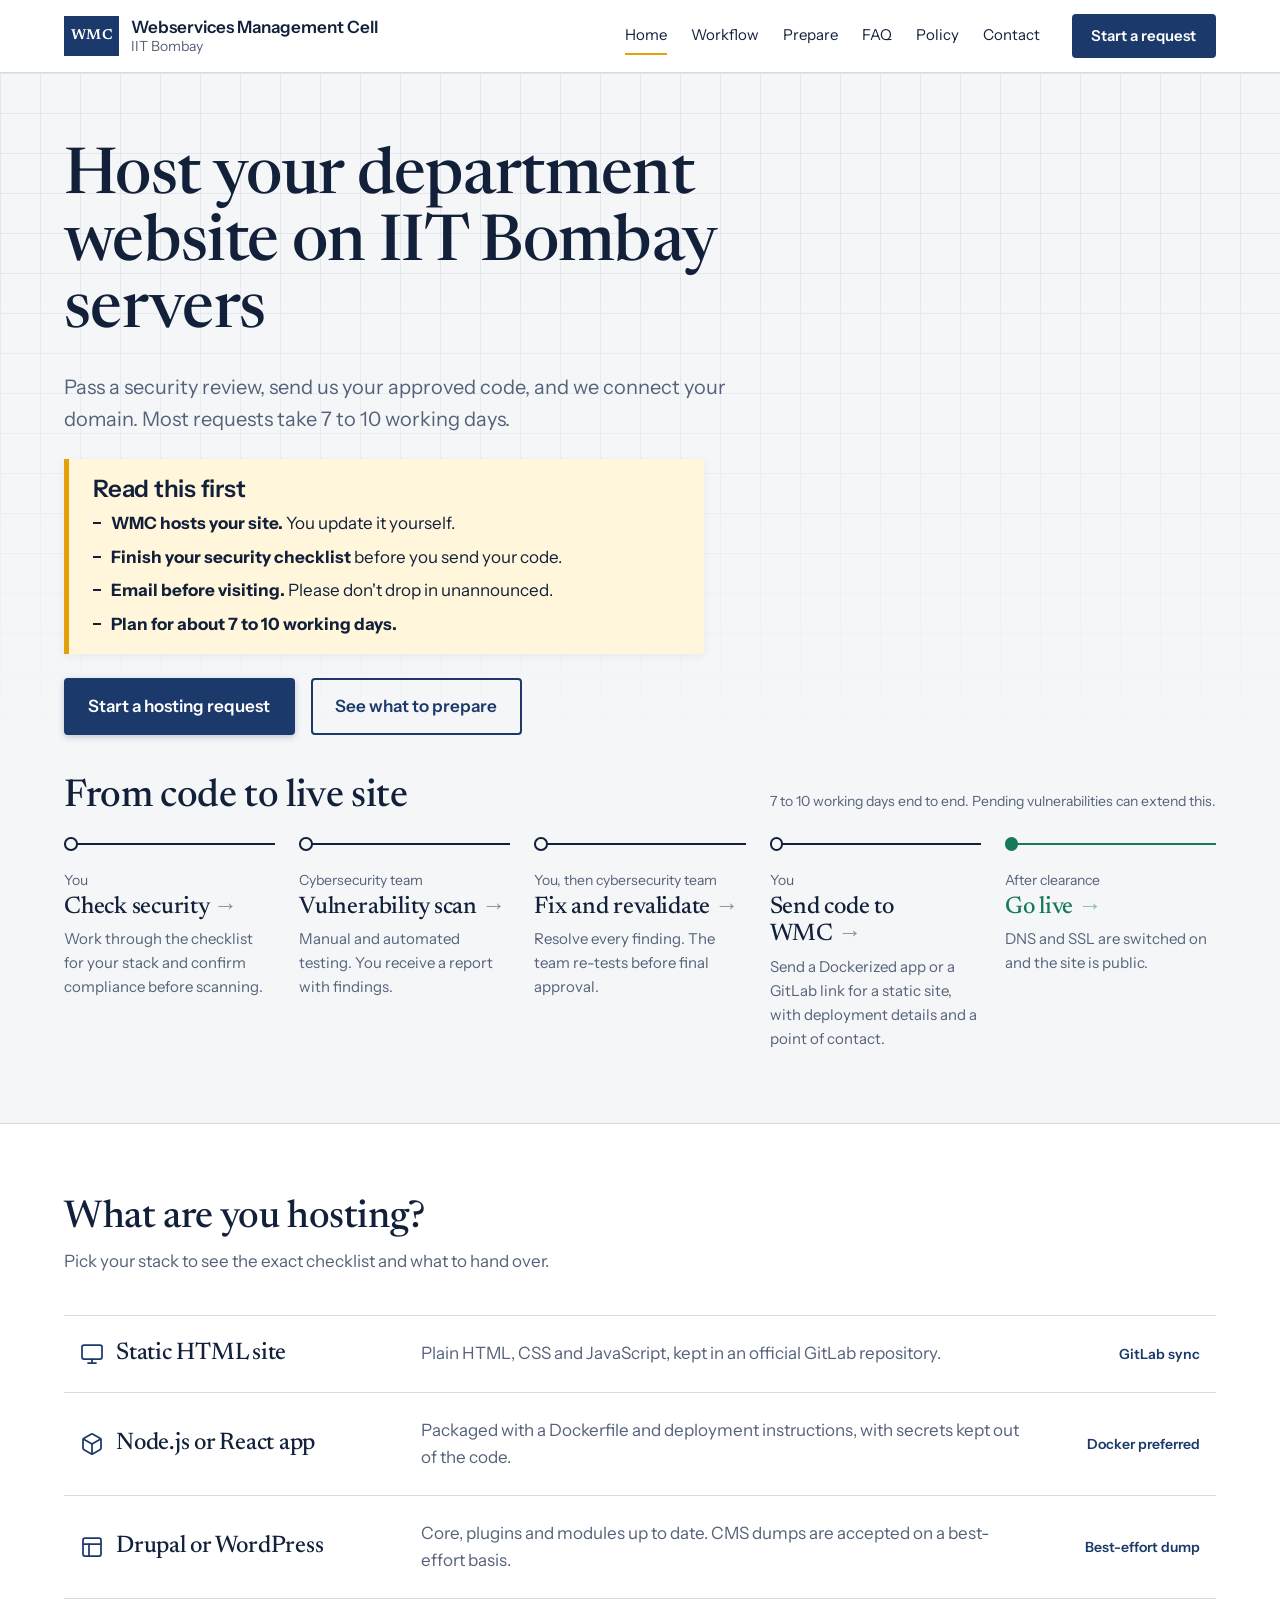
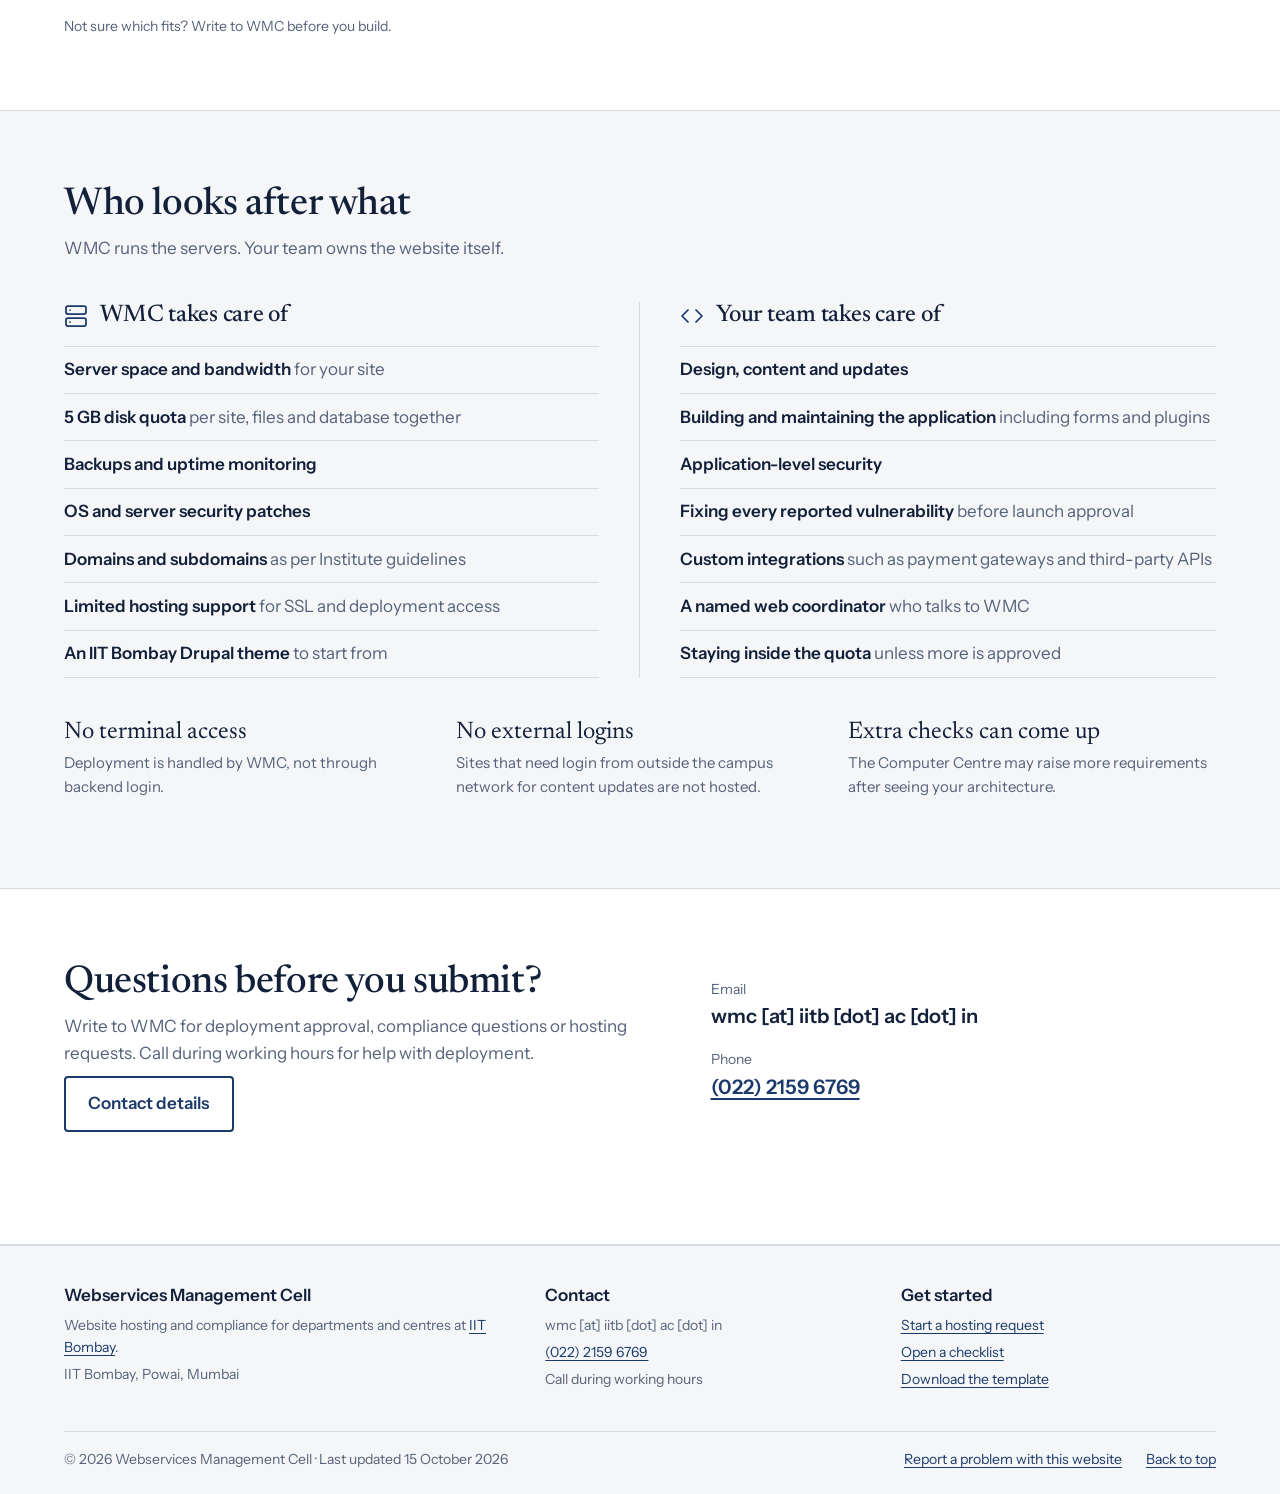
<file: index.html>
<!DOCTYPE html>
<html lang="en">
<head>
  <meta charset="UTF-8">
  <meta name="viewport" content="width=device-width, initial-scale=1">
  <title>WMC, IIT Bombay | Website hosting</title>
  <meta name="description" content="Webservices Management Cell (WMC), IIT Bombay: how departments and centres host a website, what to prepare, how the security review works and who to contact.">

  <link rel="icon" href="favicon.svg" type="image/svg+xml">
  <link rel="icon" href="favicon.ico" sizes="48x48">
  <link rel="apple-touch-icon" href="apple-touch-icon.png">
  <meta name="theme-color" content="#1b3a6b">
  <link rel="preconnect" href="https://fonts.googleapis.com">
  <link rel="preconnect" href="https://fonts.gstatic.com" crossorigin>
  <link href="https://fonts.googleapis.com/css2?family=Instrument+Sans:wght@400;600&family=Newsreader:opsz,wght@6..72,500;6..72,600&display=swap" rel="stylesheet">
  <link rel="stylesheet" href="css/style.css">
</head>
<body id="top">
  <a class="skip-link" href="#main">Skip to content</a>

  <header class="site-header">
    <div class="wrap">
      <a class="brand" href="index.html">
        <span class="brand__mark" aria-hidden="true">WMC</span>
        <span class="brand__text">
          <span class="brand__name">Webservices Management Cell</span>
          <span class="brand__sub">IIT Bombay</span>
        </span>
      </a>
      <nav class="site-nav" aria-label="Main">
        <ul>
          <li><a href="index.html" aria-current="page">Home</a></li>
          <li><a href="workflow.html">Workflow</a></li>
          <li><a href="prepare.html">Prepare</a></li>
          <li><a href="faq.html">FAQ</a></li>
          <li><a href="policy.html">Policy</a></li>
          <li><a href="contact.html">Contact</a></li>
          <li class="nav-cta"><a href="request.html">Start a request</a></li>
        </ul>
      </nav>
    </div>
  </header>

  <main id="main">

    <!-- Hero -->
    <section class="hero">
      <div class="wrap">
        <div class="hero__copy">
          <h1>Host your department website on IIT Bombay servers</h1>
          <p>Pass a security review, send us your approved code, and we connect your domain. Most requests take 7 to 10 working days.</p>
          <div class="notice" role="note">
            <h2 class="notice__title">Read this first</h2>
            <ul>
              <li><strong>WMC hosts your site.</strong> You update it yourself.</li>
              <li><strong>Finish your security checklist</strong> before you send your code.</li>
              <li><strong>Email before visiting.</strong> Please don't drop in unannounced.</li>
              <li><strong>Plan for about 7 to 10 working days.</strong></li>
            </ul>
          </div>
          <div class="actions">
            <a class="btn btn--primary" href="request.html">Start a hosting request</a>
            <a class="btn btn--ghost" href="prepare.html#checklists">See what to prepare</a>
          </div>
        </div>
      </div>
    </section>

    <!-- The five stages, as a route -->
    <section class="route-block" aria-labelledby="route-title">
      <div class="wrap">
        <div class="route-block__title">
          <h2 id="route-title">From code to live site</h2>
          <p>7 to 10 working days end to end. Pending vulnerabilities can extend this.</p>
        </div>
        <ol class="route">
          <li>
            <span class="route__step">You</span>
            <h3><a href="workflow.html#comply">Check security</a></h3>
            <p>Work through the checklist for your stack and confirm compliance before scanning.</p>
          </li>
          <li>
            <span class="route__step">Cybersecurity team</span>
            <h3><a href="workflow.html#scan">Vulnerability scan</a></h3>
            <p>Manual and automated testing. You receive a report with findings.</p>
          </li>
          <li>
            <span class="route__step">You, then cybersecurity team</span>
            <h3><a href="workflow.html#fix">Fix and revalidate</a></h3>
            <p>Resolve every finding. The team re-tests before final approval.</p>
          </li>
          <li>
            <span class="route__step">You</span>
            <h3><a href="workflow.html#submit">Send code to WMC</a></h3>
            <p>Send a Dockerized app or a GitLab link for a static site, with deployment details and a point of contact.</p>
          </li>
          <li>
            <span class="route__step">After clearance</span>
            <h3><a href="workflow.html#live">Go live</a></h3>
            <p>DNS and SSL are switched on and the site is public.</p>
          </li>
        </ol>
      </div>
    </section>

    <!-- Picker -->
    <section class="band band--surface" aria-labelledby="picker-title">
      <div class="wrap">
        <div class="band__head">
          <h2 id="picker-title">What are you hosting?</h2>
          <p>Pick your stack to see the exact checklist and what to hand over.</p>
        </div>
        <div class="picker">
          <a href="prepare.html#static">
            <h3><svg class="icon" viewBox="0 0 24 24" aria-hidden="true"><rect x="2" y="3" width="20" height="14" rx="2" ry="2"/><line x1="8" y1="21" x2="16" y2="21"/><line x1="12" y1="17" x2="12" y2="21"/></svg>Static HTML site</h3>
            <p>Plain HTML, CSS and JavaScript, kept in an official GitLab repository.</p>
            <span class="picker__route">GitLab sync</span>
          </a>
          <a href="prepare.html#node">
            <h3><svg class="icon" viewBox="0 0 24 24" aria-hidden="true"><path d="M21 16V8a2 2 0 0 0-1-1.73l-7-4a2 2 0 0 0-2 0l-7 4A2 2 0 0 0 3 8v8a2 2 0 0 0 1 1.73l7 4a2 2 0 0 0 2 0l7-4A2 2 0 0 0 21 16z"/><polyline points="3.27 6.96 12 12.01 20.73 6.96"/><line x1="12" y1="22.08" x2="12" y2="12"/></svg>Node.js or React app</h3>
            <p>Packaged with a Dockerfile and deployment instructions, with secrets kept out of the code.</p>
            <span class="picker__route">Docker preferred</span>
          </a>
          <a href="prepare.html#cms">
            <h3><svg class="icon" viewBox="0 0 24 24" aria-hidden="true"><rect x="3" y="3" width="18" height="18" rx="2" ry="2"/><line x1="3" y1="9" x2="21" y2="9"/><line x1="9" y1="21" x2="9" y2="9"/></svg>Drupal or WordPress</h3>
            <p>Core, plugins and modules up to date. CMS dumps are accepted on a best-effort basis.</p>
            <span class="picker__route">Best-effort dump</span>
          </a>
        </div>
        <p class="picker-note">Not sure which fits? Write to WMC before you build.</p>
      </div>
    </section>

    <!-- Who does what -->
    <section class="band" aria-labelledby="split-title">
      <div class="wrap">
        <div class="band__head">
          <h2 id="split-title">Who looks after what</h2>
          <p>WMC runs the servers. Your team owns the website itself.</p>
        </div>

        <div class="split">
          <section aria-labelledby="wmc-does">
            <h3 id="wmc-does"><svg class="icon" viewBox="0 0 24 24" aria-hidden="true"><rect x="2" y="2" width="20" height="8" rx="2" ry="2"/><rect x="2" y="14" width="20" height="8" rx="2" ry="2"/><line x1="6" y1="6" x2="6.01" y2="6"/><line x1="6" y1="18" x2="6.01" y2="18"/></svg>WMC takes care of</h3>
            <ul>
              <li><strong>Server space and bandwidth</strong> <span>for your site</span></li>
              <li><strong>5 GB disk quota</strong> <span>per site, files and database together</span></li>
              <li><strong>Backups and uptime monitoring</strong></li>
              <li><strong>OS and server security patches</strong></li>
              <li><strong>Domains and subdomains</strong> <span>as per Institute guidelines</span></li>
              <li><strong>Limited hosting support</strong> <span>for SSL and deployment access</span></li>
              <li><strong>An IIT Bombay Drupal theme</strong> <span>to start from</span></li>
            </ul>
          </section>

          <section aria-labelledby="you-do">
            <h3 id="you-do"><svg class="icon" viewBox="0 0 24 24" aria-hidden="true"><polyline points="16 18 22 12 16 6"/><polyline points="8 6 2 12 8 18"/></svg>Your team takes care of</h3>
            <ul>
              <li><strong>Design, content and updates</strong></li>
              <li><strong>Building and maintaining the application</strong> <span>including forms and plugins</span></li>
              <li><strong>Application-level security</strong></li>
              <li><strong>Fixing every reported vulnerability</strong> <span>before launch approval</span></li>
              <li><strong>Custom integrations</strong> <span>such as payment gateways and third-party APIs</span></li>
              <li><strong>A named web coordinator</strong> <span>who talks to WMC</span></li>
              <li><strong>Staying inside the quota</strong> <span>unless more is approved</span></li>
            </ul>
          </section>
        </div>

        <dl class="facts">
          <div>
            <dt>No terminal access</dt>
            <dd>Deployment is handled by WMC, not through backend login.</dd>
          </div>
          <div>
            <dt>No external logins</dt>
            <dd>Sites that need login from outside the campus network for content updates are not hosted.</dd>
          </div>
          <div>
            <dt>Extra checks can come up</dt>
            <dd>The Computer Centre may raise more requirements after seeing your architecture.</dd>
          </div>
        </dl>
      </div>
    </section>

    <!-- Contact -->
    <section class="band band--surface" aria-labelledby="contact-title">
      <div class="wrap contact">
        <div class="band__head">
          <h2 id="contact-title">Questions before you submit?</h2>
          <p>Write to WMC for deployment approval, compliance questions or hosting requests. Call during working hours for help with deployment.</p>
          <div class="actions">
            <a class="btn btn--ghost" href="contact.html">Contact details</a>
          </div>
        </div>
        <dl class="contact__list">
          <div>
            <dt>Email</dt>
            <dd>wmc [at] iitb [dot] ac [dot] in</dd>
          </div>
          <div>
            <dt>Phone</dt>
            <dd><a href="tel:+912221596769">(022) 2159 6769</a></dd>
          </div>
        </dl>
      </div>
    </section>

  </main>

  <footer class="site-footer">
    <div class="wrap">
      <div class="footer-grid">
        <section aria-labelledby="f-about">
          <h2 id="f-about">Webservices Management Cell</h2>
          <p>Website hosting and compliance for departments and centres at <a href="https://www.iitb.ac.in">IIT Bombay</a>.</p>
          <p>IIT Bombay, Powai, Mumbai</p>
        </section>
        <section aria-labelledby="f-contact">
          <h2 id="f-contact">Contact</h2>
          <p>wmc [at] iitb [dot] ac [dot] in</p>
          <p><a href="tel:+912221596769">(022) 2159 6769</a></p>
          <p>Call during working hours</p>
        </section>
        <section aria-labelledby="f-start">
          <h2 id="f-start">Get started</h2>
          <ul>
            <li><a href="request.html">Start a hosting request</a></li>
            <li><a href="prepare.html#checklists">Open a checklist</a></li>
            <li><a href="prepare.html#template">Download the template</a></li>
          </ul>
        </section>
      </div>
      <div class="footer-bar">
        <p>&copy; 2026 Webservices Management Cell &middot; Last updated 15 October 2026</p>
        <ul>
          <li><a href="contact.html">Report a problem with this website</a></li>
          <li><a href="#top">Back to top</a></li>
        </ul>
      </div>
    </div>
  </footer>
</body>
</html>
</file>
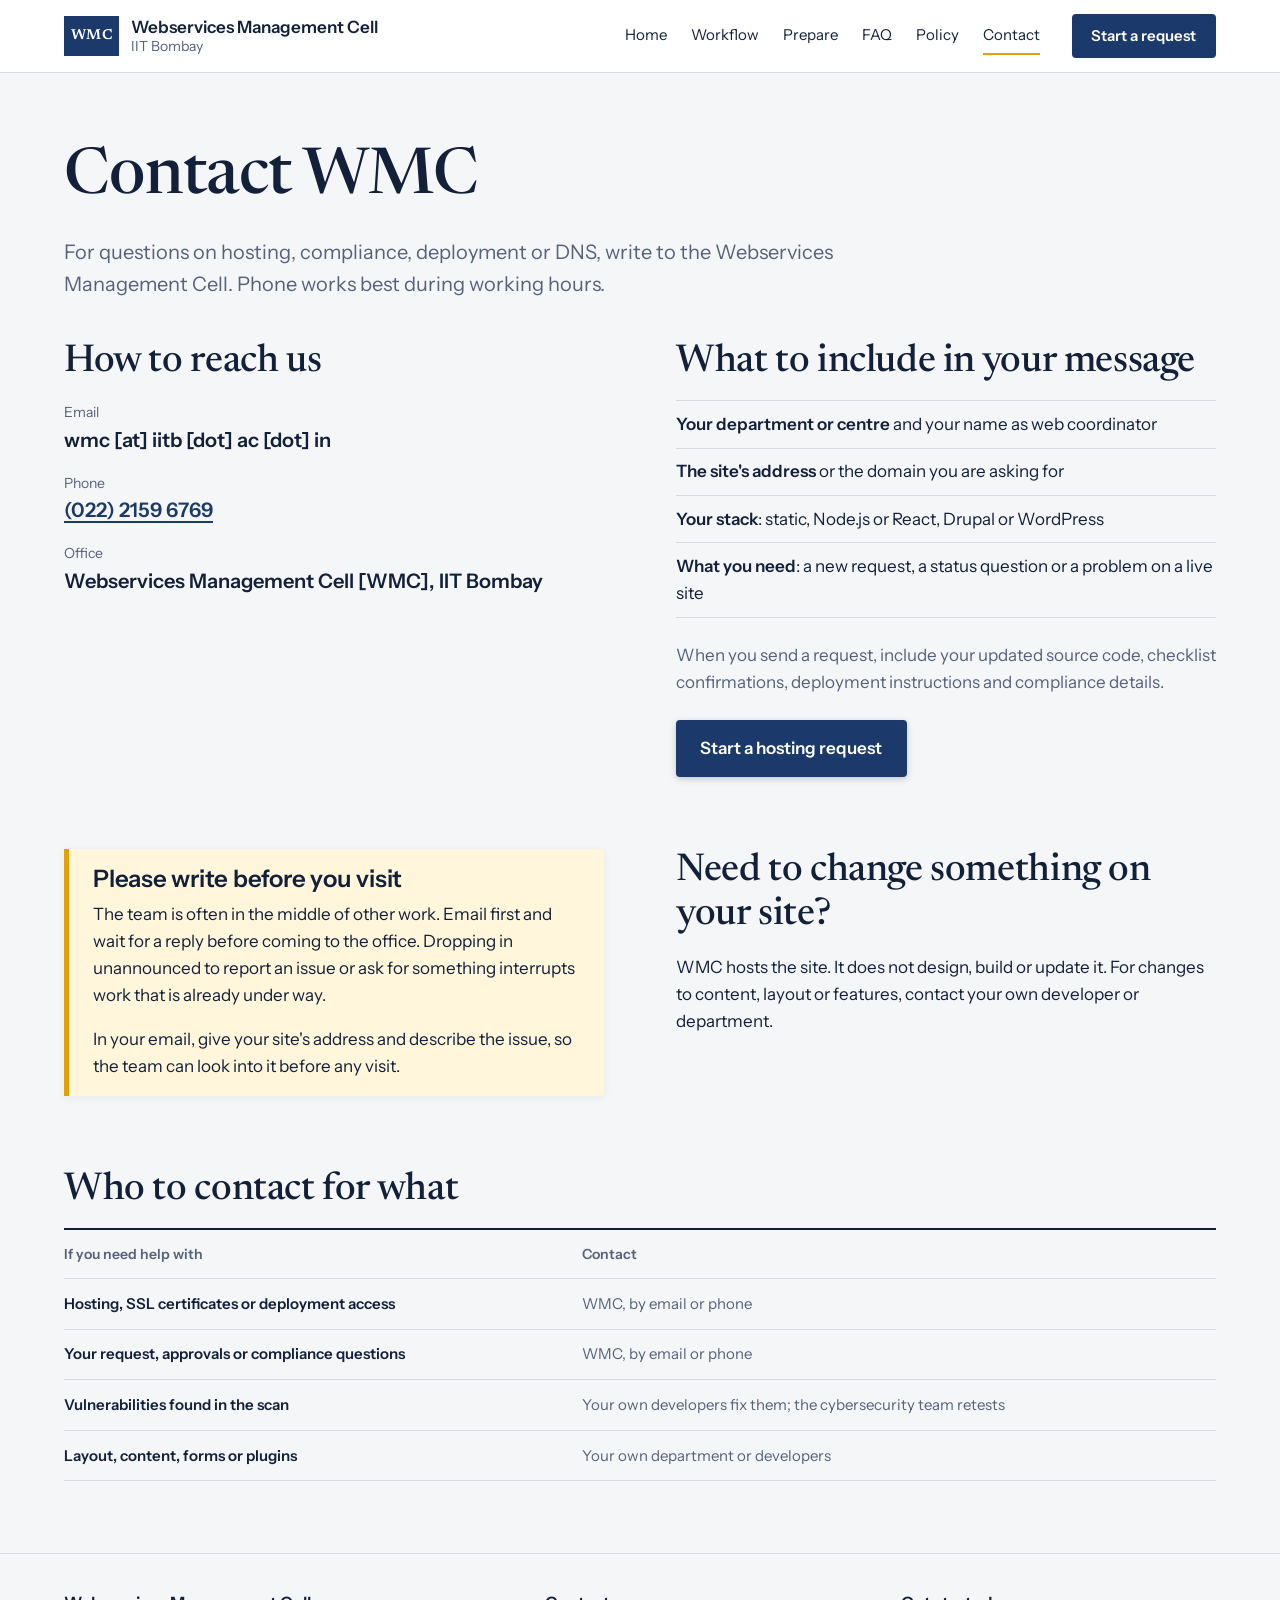
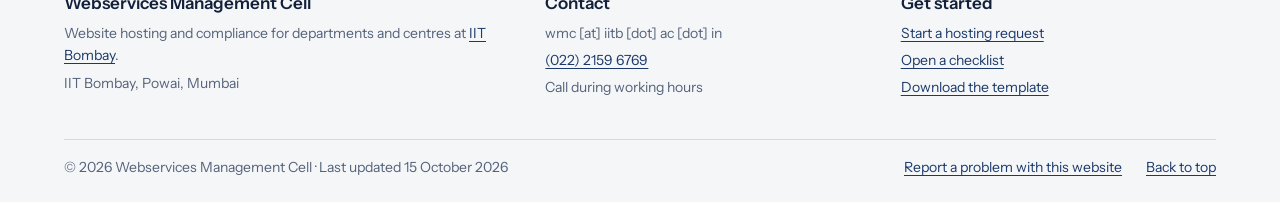
<file: contact.html>
<!DOCTYPE html>
<html lang="en">
<head>
  <meta charset="UTF-8">
  <meta name="viewport" content="width=device-width, initial-scale=1">
  <title>Contact | WMC, IIT Bombay</title>
  <meta name="description" content="Email and phone details for the IIT Bombay Webservices Management Cell, and what to include in your message.">

  <link rel="icon" href="favicon.svg" type="image/svg+xml">
  <link rel="icon" href="favicon.ico" sizes="48x48">
  <link rel="apple-touch-icon" href="apple-touch-icon.png">
  <meta name="theme-color" content="#1b3a6b">
  <link rel="preconnect" href="https://fonts.googleapis.com">
  <link rel="preconnect" href="https://fonts.gstatic.com" crossorigin>
  <link href="https://fonts.googleapis.com/css2?family=Instrument+Sans:wght@400;600&family=Newsreader:opsz,wght@6..72,500;6..72,600&display=swap" rel="stylesheet">
  <link rel="stylesheet" href="css/style.css">
</head>
<body id="top">
  <a class="skip-link" href="#main">Skip to content</a>

  <header class="site-header">
    <div class="wrap">
      <a class="brand" href="index.html">
        <span class="brand__mark" aria-hidden="true">WMC</span>
        <span class="brand__text">
          <span class="brand__name">Webservices Management Cell</span>
          <span class="brand__sub">IIT Bombay</span>
        </span>
      </a>
      <nav class="site-nav" aria-label="Main">
        <ul>
          <li><a href="index.html">Home</a></li>
          <li><a href="workflow.html">Workflow</a></li>
          <li><a href="prepare.html">Prepare</a></li>
          <li><a href="faq.html">FAQ</a></li>
          <li><a href="policy.html">Policy</a></li>
          <li><a href="contact.html" aria-current="page">Contact</a></li>
          <li class="nav-cta"><a href="request.html">Start a request</a></li>
        </ul>
      </nav>
    </div>
  </header>

  <main id="main">

    <section class="page-head">
      <div class="wrap">
        <h1>Contact WMC</h1>
        <p>For questions on hosting, compliance, deployment or DNS, write to the Webservices Management Cell. Phone works best during working hours.</p>
      </div>
    </section>

    <div class="wrap" style="padding-bottom: var(--space-5)">
      <div class="contact-grid">
        <section aria-labelledby="reach-title">
          <h2 id="reach-title">How to reach us</h2>
          <dl class="contact__list">
            <div>
              <dt>Email</dt>
              <dd>wmc [at] iitb [dot] ac [dot] in</dd>
            </div>
            <div>
              <dt>Phone</dt>
              <dd><a href="tel:+912221596769">(022) 2159 6769</a></dd>
            </div>
            <div>
              <dt>Office</dt>
              <dd>Webservices Management Cell [WMC], IIT Bombay</dd>
            </div>
          </dl>
        </section>

        <section aria-labelledby="include-title">
          <h2 id="include-title">What to include in your message</h2>
          <ul class="ruled">
            <li><strong>Your department or centre</strong> and your name as web coordinator</li>
            <li><strong>The site's address</strong> or the domain you are asking for</li>
            <li><strong>Your stack</strong>: static, Node.js or React, Drupal or WordPress</li>
            <li><strong>What you need</strong>: a new request, a status question or a problem on a live site</li>
          </ul>
          <p style="margin-top: var(--space-3); color: var(--muted)">When you send a request, include your updated source code, checklist confirmations, deployment instructions and compliance details.</p>
          <div class="actions" style="margin-top: var(--space-3)">
            <a class="btn btn--primary" href="request.html">Start a hosting request</a>
          </div>
        </section>
      </div>

      <div class="contact-grid" style="margin-top: var(--space-5)">
        <section class="notice" aria-labelledby="visit-title">
          <h2 id="visit-title">Please write before you visit</h2>
          <p>The team is often in the middle of other work. Email first and wait for a reply before coming to the office. Dropping in unannounced to report an issue or ask for something interrupts work that is already under way.</p>
          <p style="margin-top: var(--space-2)">In your email, give your site's address and describe the issue, so the team can look into it before any visit.</p>
        </section>
        <section aria-labelledby="change-title">
          <h2 id="change-title">Need to change something on your site?</h2>
          <p>WMC hosts the site. It does not design, build or update it. For changes to content, layout or features, contact your own developer or department.</p>
        </section>
      </div>

      <section class="support" aria-labelledby="support-title">
        <h2 id="support-title">Who to contact for what</h2>
        <div class="table-scroll">
          <table class="req-table">
            <thead><tr><th scope="col">If you need help with</th><th scope="col">Contact</th></tr></thead>
            <tbody>
              <tr><th scope="row">Hosting, SSL certificates or deployment access</th><td>WMC, by email or phone</td></tr>
              <tr><th scope="row">Your request, approvals or compliance questions</th><td>WMC, by email or phone</td></tr>
              <tr><th scope="row">Vulnerabilities found in the scan</th><td>Your own developers fix them; the cybersecurity team retests</td></tr>
              <tr><th scope="row">Layout, content, forms or plugins</th><td>Your own department or developers</td></tr>
            </tbody>
          </table>
        </div>
      </section>
    </div>

  </main>

  <footer class="site-footer">
    <div class="wrap">
      <div class="footer-grid">
        <section aria-labelledby="f-about">
          <h2 id="f-about">Webservices Management Cell</h2>
          <p>Website hosting and compliance for departments and centres at <a href="https://www.iitb.ac.in">IIT Bombay</a>.</p>
          <p>IIT Bombay, Powai, Mumbai</p>
        </section>
        <section aria-labelledby="f-contact">
          <h2 id="f-contact">Contact</h2>
          <p>wmc [at] iitb [dot] ac [dot] in</p>
          <p><a href="tel:+912221596769">(022) 2159 6769</a></p>
          <p>Call during working hours</p>
        </section>
        <section aria-labelledby="f-start">
          <h2 id="f-start">Get started</h2>
          <ul>
            <li><a href="request.html">Start a hosting request</a></li>
            <li><a href="prepare.html#checklists">Open a checklist</a></li>
            <li><a href="prepare.html#template">Download the template</a></li>
          </ul>
        </section>
      </div>
      <div class="footer-bar">
        <p>&copy; 2026 Webservices Management Cell &middot; Last updated 15 October 2026</p>
        <ul>
          <li><a href="contact.html">Report a problem with this website</a></li>
          <li><a href="#top">Back to top</a></li>
        </ul>
      </div>
    </div>
  </footer>
</body>
</html>
</file>
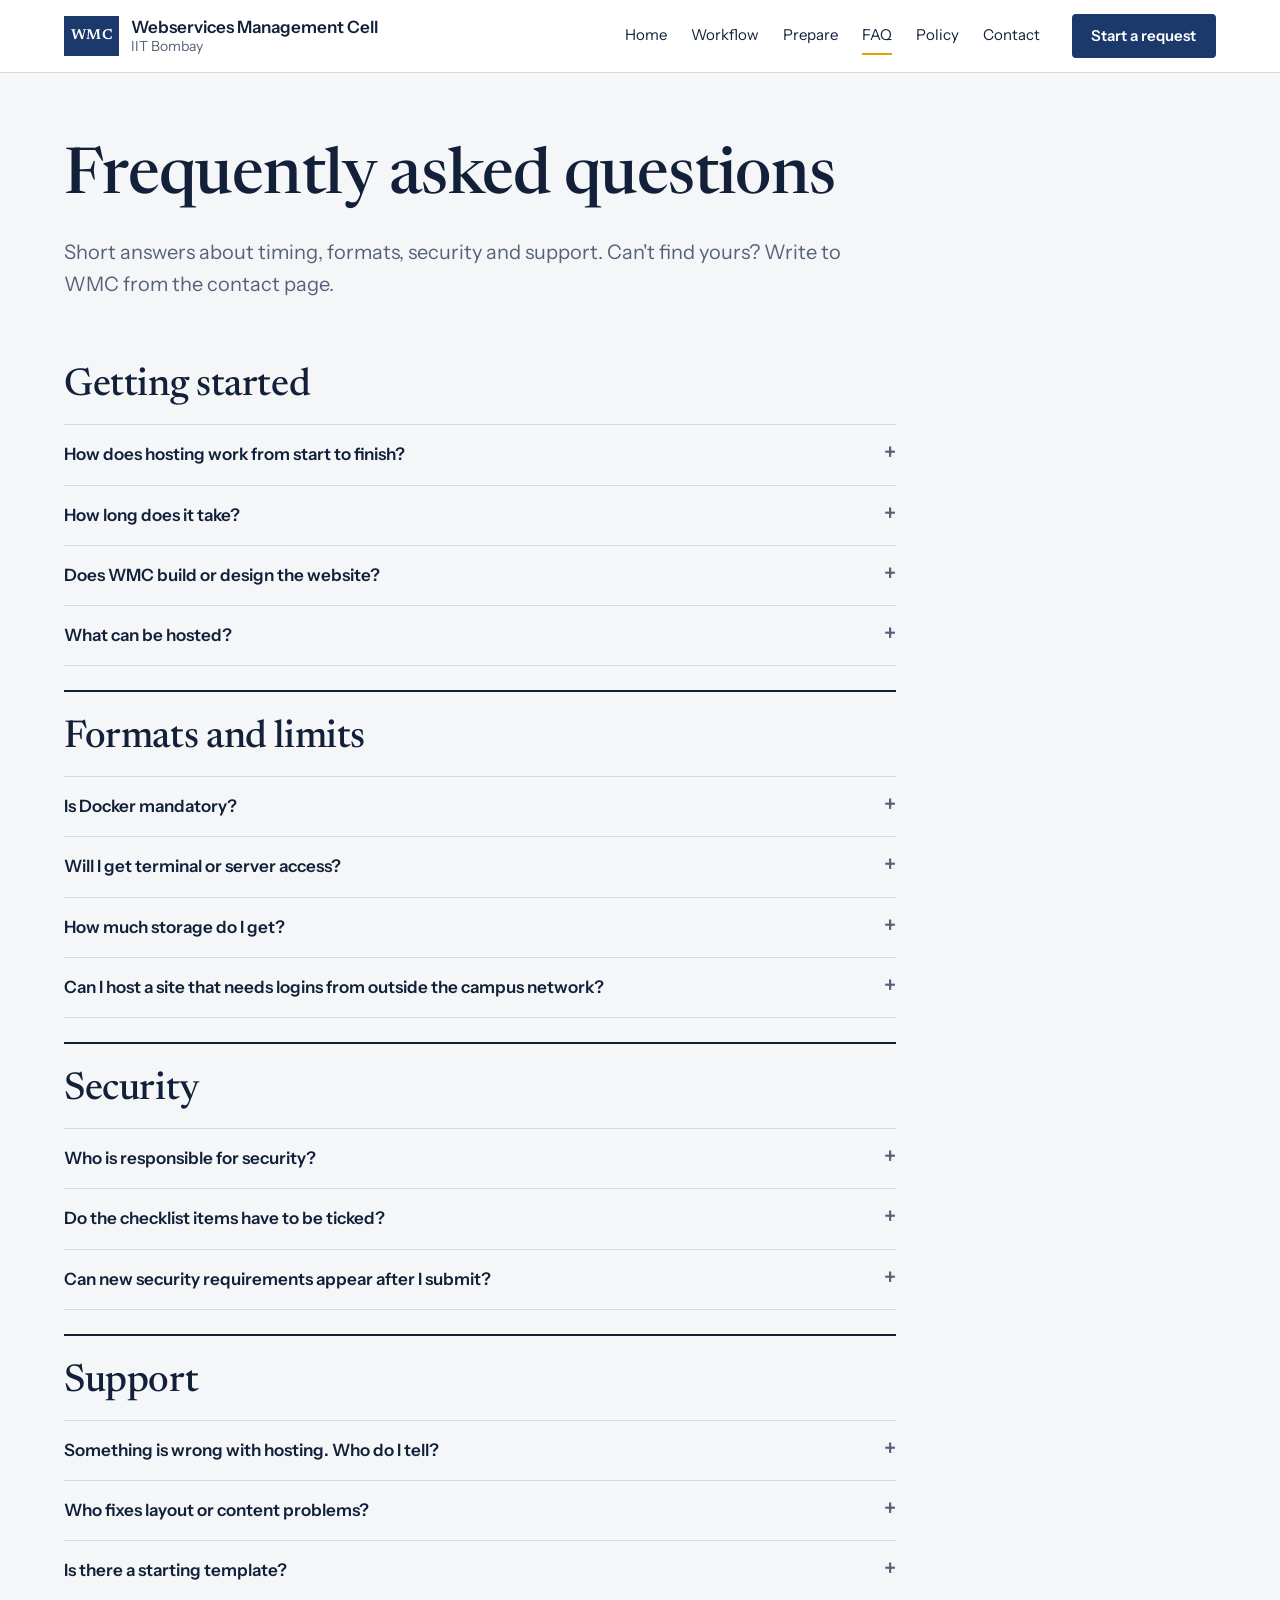
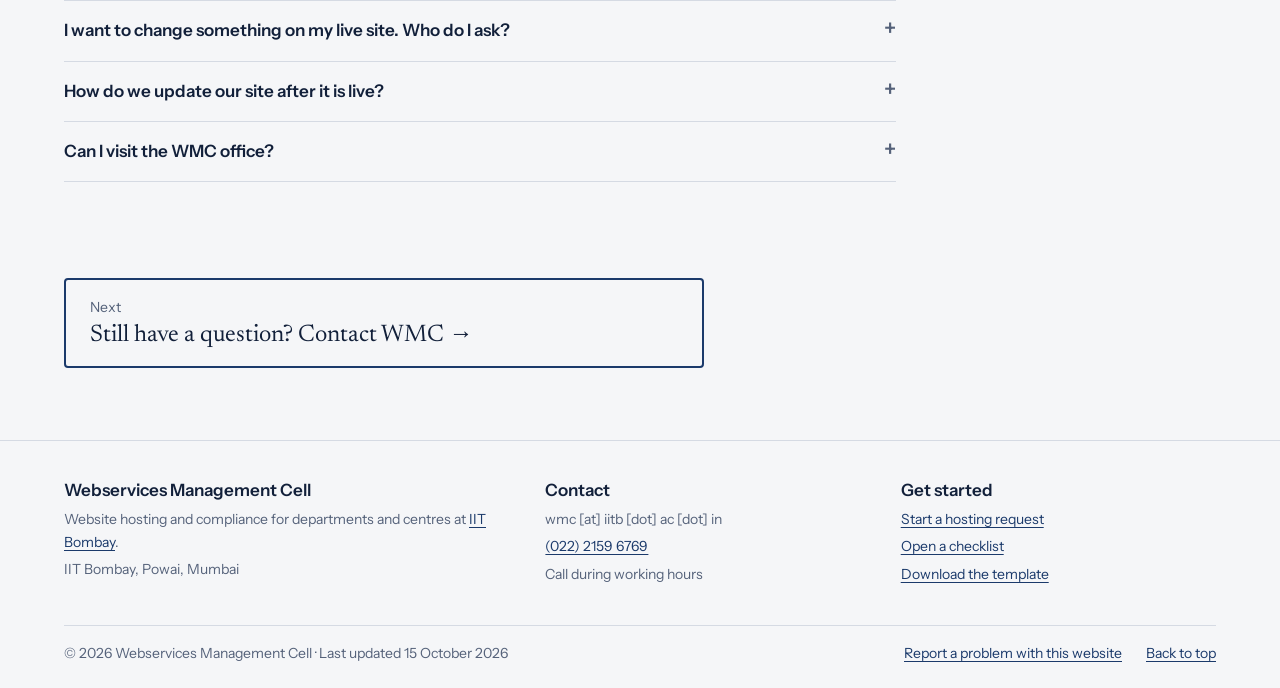
<file: faq.html>
<!DOCTYPE html>
<html lang="en">
<head>
  <meta charset="UTF-8">
  <meta name="viewport" content="width=device-width, initial-scale=1">
  <title>FAQ | WMC, IIT Bombay</title>
  <meta name="description" content="Answers about how long hosting takes, Docker, storage limits, security and support at IIT Bombay WMC.">

  <link rel="icon" href="favicon.svg" type="image/svg+xml">
  <link rel="icon" href="favicon.ico" sizes="48x48">
  <link rel="apple-touch-icon" href="apple-touch-icon.png">
  <meta name="theme-color" content="#1b3a6b">
  <link rel="preconnect" href="https://fonts.googleapis.com">
  <link rel="preconnect" href="https://fonts.gstatic.com" crossorigin>
  <link href="https://fonts.googleapis.com/css2?family=Instrument+Sans:wght@400;600&family=Newsreader:opsz,wght@6..72,500;6..72,600&display=swap" rel="stylesheet">
  <link rel="stylesheet" href="css/style.css">
</head>
<body id="top">
  <a class="skip-link" href="#main">Skip to content</a>

  <header class="site-header">
    <div class="wrap">
      <a class="brand" href="index.html">
        <span class="brand__mark" aria-hidden="true">WMC</span>
        <span class="brand__text">
          <span class="brand__name">Webservices Management Cell</span>
          <span class="brand__sub">IIT Bombay</span>
        </span>
      </a>
      <nav class="site-nav" aria-label="Main">
        <ul>
          <li><a href="index.html">Home</a></li>
          <li><a href="workflow.html">Workflow</a></li>
          <li><a href="prepare.html">Prepare</a></li>
          <li><a href="faq.html" aria-current="page">FAQ</a></li>
          <li><a href="policy.html">Policy</a></li>
          <li><a href="contact.html">Contact</a></li>
          <li class="nav-cta"><a href="request.html">Start a request</a></li>
        </ul>
      </nav>
    </div>
  </header>

  <main id="main">

    <section class="page-head">
      <div class="wrap">
        <h1>Frequently asked questions</h1>
        <p>Short answers about timing, formats, security and support. Can't find yours? Write to WMC from the contact page.</p>
      </div>
    </section>

    <div class="wrap" style="padding-bottom: var(--space-5); max-width: 52rem; margin-inline: max(1.25rem, calc((100% - var(--page-width)) / 2))">
        <section class="faq-group">
          <h2>Getting started</h2>
          <div class="faq">
          <details>
            <summary>How does hosting work from start to finish?</summary>
            <div><p>You review security yourself, the cybersecurity team scans the site, you fix what it finds and they retest, then you send your approved code to WMC and DNS and SSL go live. The <a href="workflow.html">workflow page</a> covers each stage.</p></div>
          </details>
          <details>
            <summary>How long does it take?</summary>
            <div><p>Around 7 to 10 working days on average. Complex applications, open vulnerabilities and slow approvals all add time.</p></div>
          </details>
          <details>
            <summary>Does WMC build or design the website?</summary>
            <div><p>No. WMC provides the hosting infrastructure, deployment support and server maintenance. Your department or vendor builds the site and looks after its content.</p></div>
          </details>
          <details>
            <summary>What can be hosted?</summary>
            <div><p>Static HTML sites, Drupal 10 and 11, WordPress, and Dockerized applications.</p></div>
          </details>
          </div>
        </section>
        <section class="faq-group">
          <h2>Formats and limits</h2>
          <div class="faq">
          <details>
            <summary>Is Docker mandatory?</summary>
            <div><p>Dynamic applications should preferably be submitted as Docker deployments. Static HTML sites are synced from GitLab instead, and CMS dumps are accepted on a best-effort basis. If you cannot use Docker, ask WMC before you start building.</p></div>
          </details>
          <details>
            <summary>Will I get terminal or server access?</summary>
            <div><p>No. WMC handles deployment and does not provide terminal or backend access.</p></div>
          </details>
          <details>
            <summary>How much storage do I get?</summary>
            <div><p>5 GB per website, counting files and database together. A larger allocation may be considered case by case.</p></div>
          </details>
          <details>
            <summary>Can I host a site that needs logins from outside the campus network?</summary>
            <div><p>No. WMC does not host sites or applications that require logging in from external networks to add or update content.</p></div>
          </details>
          </div>
        </section>
        <section class="faq-group">
          <h2>Security</h2>
          <div class="faq">
          <details>
            <summary>Who is responsible for security?</summary>
            <div><p>Your team secures the application. WMC secures the servers and operating systems. Every reported vulnerability has to be resolved before launch approval.</p></div>
          </details>
          <details>
            <summary>Do the checklist items have to be ticked?</summary>
            <div><p>The items are guidance to help you prepare. The security review and your compliance confirmation are required, and extra observations can still come up.</p></div>
          </details>
          <details>
            <summary>Can new security requirements appear after I submit?</summary>
            <div><p>Yes. Depending on your architecture and what the scan finds, the cybersecurity team or the Computer Centre may ask for more.</p></div>
          </details>
          </div>
        </section>
        <section class="faq-group">
          <h2>Support</h2>
          <div class="faq">
          <details>
            <summary>Something is wrong with hosting. Who do I tell?</summary>
            <div><p>Report it to WMC through the official support channel. See the <a href="contact.html">contact page</a> for email and phone.</p></div>
          </details>
          <details>
            <summary>Who fixes layout or content problems?</summary>
            <div><p>Your own department or developers. WMC does not troubleshoot layout, content accuracy or internal workflows.</p></div>
          </details>
          <details>
            <summary>Is there a starting template?</summary>
            <div><p>Yes. WMC provides an IIT Bombay themed Drupal template to help you get a site started.</p></div>
          </details>
          <details>
            <summary>I want to change something on my live site. Who do I ask?</summary>
            <div><p>Your own developer or department. WMC hosts the site but does not design, build or update it.</p></div>
          </details>
          <details>
            <summary>How do we update our site after it is live?</summary>
            <div><p>Your developer or department makes the update. WMC does not edit content and gives no terminal or backend access. Static sites change through the GitLab repository, Dockerized apps through a new version of the image, and Drupal or WordPress sites through the CMS admin login. See <a href="workflow.html#updates">Keeping your site up to date</a>.</p></div>
          </details>
          <details>
            <summary>Can I visit the WMC office?</summary>
            <div><p>Please email first and wait for a reply. The team is often in the middle of other work, and unannounced visits interrupt it. Put the details of your issue or request in the email.</p></div>
          </details>
          </div>
        </section>
    </div>

  
    <nav class="next-step wrap" aria-label="Next step">
      <a href="contact.html"><span class="next-step__label">Next</span><span class="next-step__title">Still have a question? Contact WMC</span></a>
    </nav>
</main>

  <footer class="site-footer">
    <div class="wrap">
      <div class="footer-grid">
        <section aria-labelledby="f-about">
          <h2 id="f-about">Webservices Management Cell</h2>
          <p>Website hosting and compliance for departments and centres at <a href="https://www.iitb.ac.in">IIT Bombay</a>.</p>
          <p>IIT Bombay, Powai, Mumbai</p>
        </section>
        <section aria-labelledby="f-contact">
          <h2 id="f-contact">Contact</h2>
          <p>wmc [at] iitb [dot] ac [dot] in</p>
          <p><a href="tel:+912221596769">(022) 2159 6769</a></p>
          <p>Call during working hours</p>
        </section>
        <section aria-labelledby="f-start">
          <h2 id="f-start">Get started</h2>
          <ul>
            <li><a href="request.html">Start a hosting request</a></li>
            <li><a href="prepare.html#checklists">Open a checklist</a></li>
            <li><a href="prepare.html#template">Download the template</a></li>
          </ul>
        </section>
      </div>
      <div class="footer-bar">
        <p>&copy; 2026 Webservices Management Cell &middot; Last updated 15 October 2026</p>
        <ul>
          <li><a href="contact.html">Report a problem with this website</a></li>
          <li><a href="#top">Back to top</a></li>
        </ul>
      </div>
    </div>
  </footer>
</body>
</html>
</file>
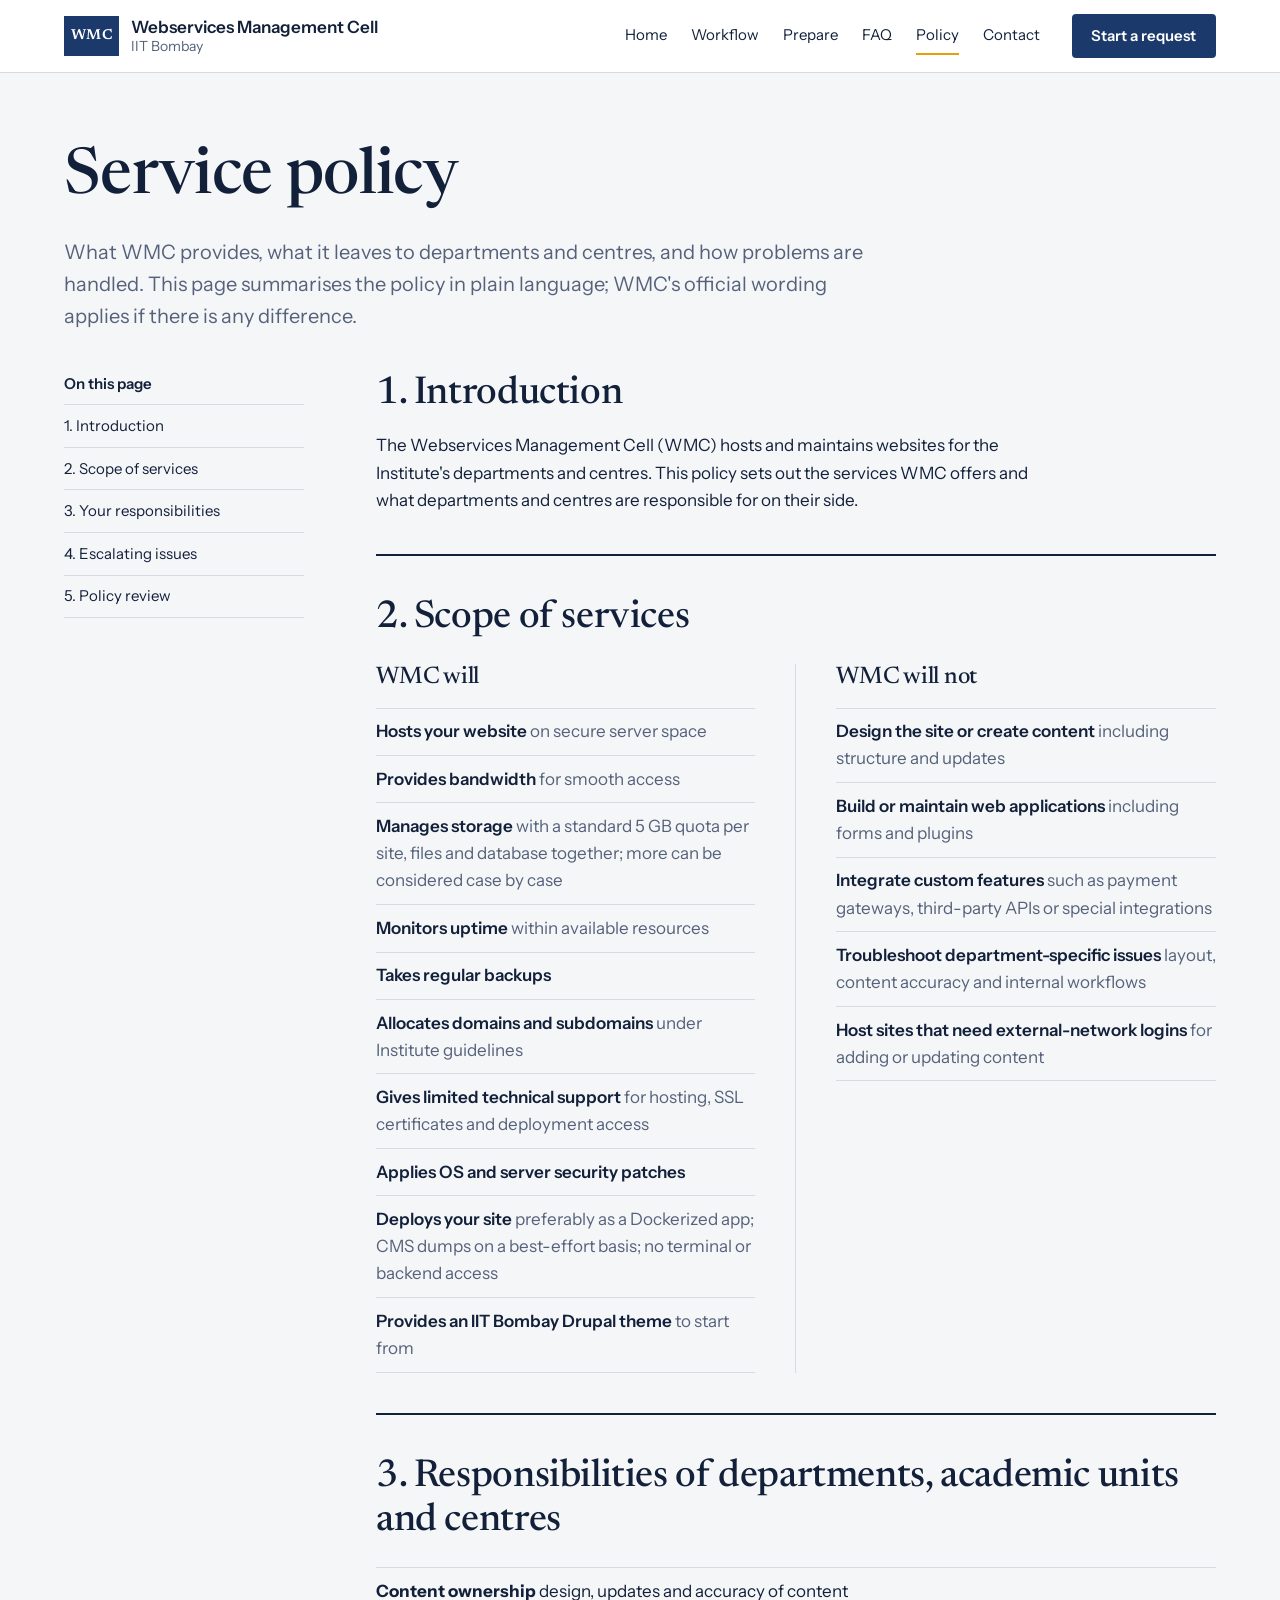
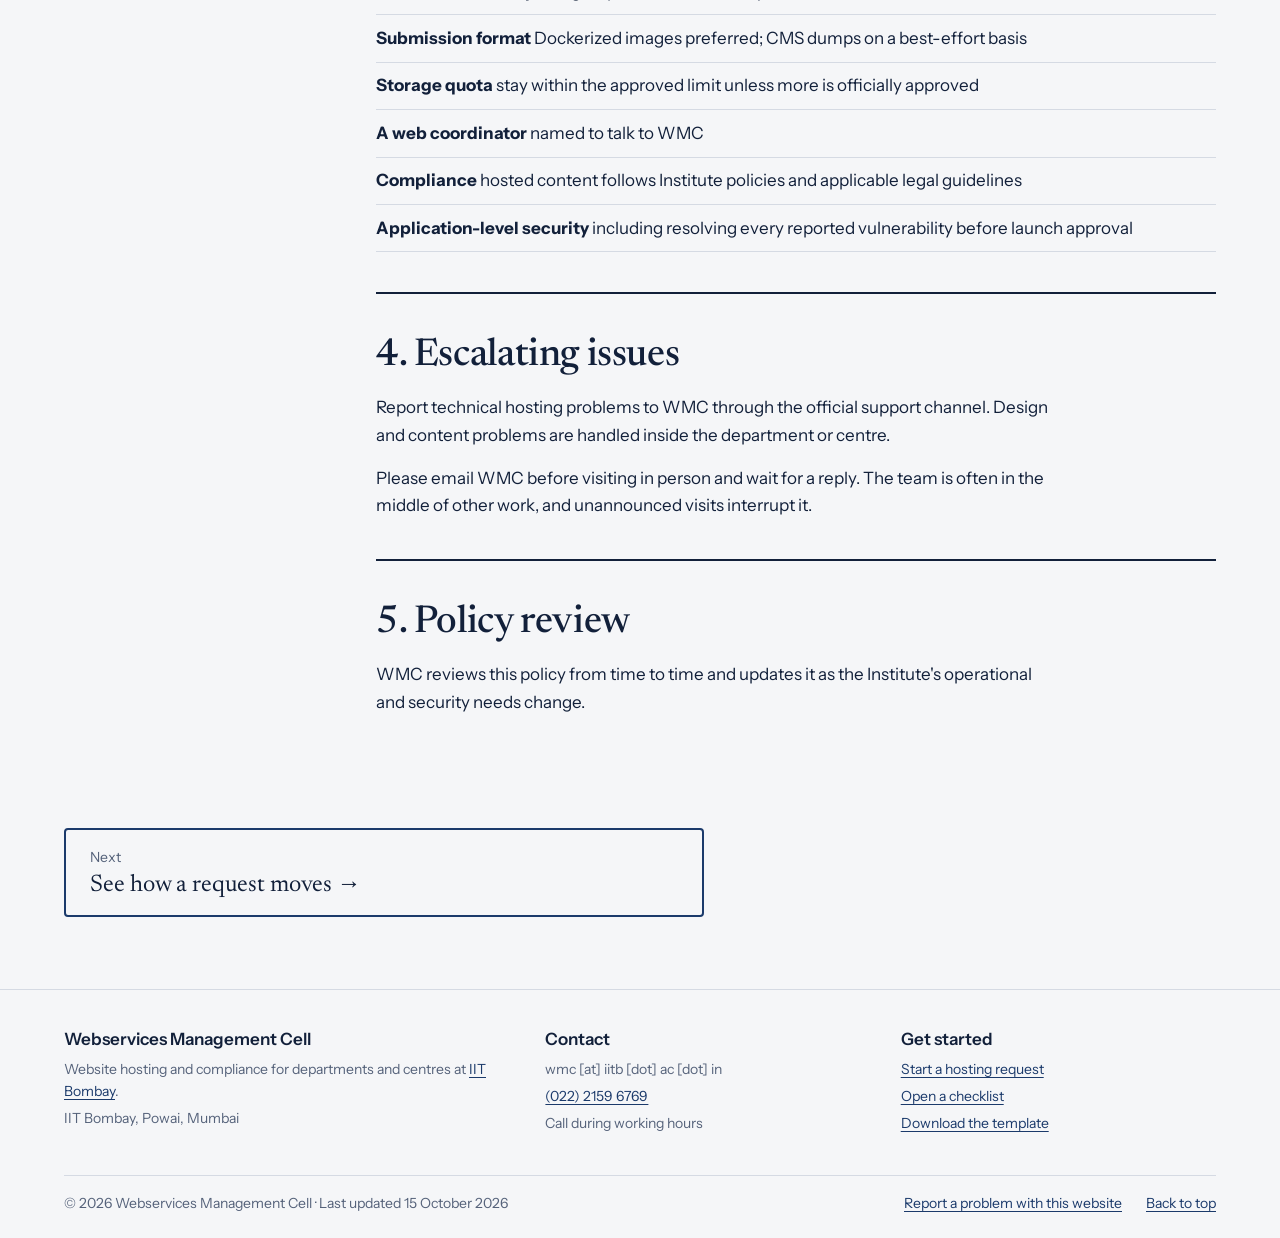
<file: policy.html>
<!DOCTYPE html>
<html lang="en">
<head>
  <meta charset="UTF-8">
  <meta name="viewport" content="width=device-width, initial-scale=1">
  <title>Service policy | WMC, IIT Bombay</title>
  <meta name="description" content="What the IIT Bombay Webservices Management Cell provides, what it does not, and what departments are responsible for.">

  <link rel="icon" href="favicon.svg" type="image/svg+xml">
  <link rel="icon" href="favicon.ico" sizes="48x48">
  <link rel="apple-touch-icon" href="apple-touch-icon.png">
  <meta name="theme-color" content="#1b3a6b">
  <link rel="preconnect" href="https://fonts.googleapis.com">
  <link rel="preconnect" href="https://fonts.gstatic.com" crossorigin>
  <link href="https://fonts.googleapis.com/css2?family=Instrument+Sans:wght@400;600&family=Newsreader:opsz,wght@6..72,500;6..72,600&display=swap" rel="stylesheet">
  <link rel="stylesheet" href="css/style.css">
</head>
<body id="top">
  <a class="skip-link" href="#main">Skip to content</a>

  <header class="site-header">
    <div class="wrap">
      <a class="brand" href="index.html">
        <span class="brand__mark" aria-hidden="true">WMC</span>
        <span class="brand__text">
          <span class="brand__name">Webservices Management Cell</span>
          <span class="brand__sub">IIT Bombay</span>
        </span>
      </a>
      <nav class="site-nav" aria-label="Main">
        <ul>
          <li><a href="index.html">Home</a></li>
          <li><a href="workflow.html">Workflow</a></li>
          <li><a href="prepare.html">Prepare</a></li>
          <li><a href="faq.html">FAQ</a></li>
          <li><a href="policy.html" aria-current="page">Policy</a></li>
          <li><a href="contact.html">Contact</a></li>
          <li class="nav-cta"><a href="request.html">Start a request</a></li>
        </ul>
      </nav>
    </div>
  </header>

  <main id="main">

    <section class="page-head">
      <div class="wrap">
        <h1>Service policy</h1>
        <p>What WMC provides, what it leaves to departments and centres, and how problems are handled. This page summarises the policy in plain language; WMC's official wording applies if there is any difference.</p>
      </div>
    </section>

    <div class="wrap workflow">
      <nav class="stage-index" aria-label="On this page">
        <p>On this page</p>
        <ol>
          <li><a class="extra" href="#intro">1. Introduction</a></li>
          <li><a class="extra" href="#scope">2. Scope of services</a></li>
          <li><a class="extra" href="#responsibilities">3. Your responsibilities</a></li>
          <li><a class="extra" href="#escalation">4. Escalating issues</a></li>
          <li><a class="extra" href="#review">5. Policy review</a></li>
        </ol>
      </nav>

      <div class="stages">
        <section class="plain-section" id="intro" aria-labelledby="intro-title" style="padding-top: 0; border-top: 0">
          <h2 id="intro-title">1. Introduction</h2>
          <p>The Webservices Management Cell (WMC) hosts and maintains websites for the Institute's departments and centres. This policy sets out the services WMC offers and what departments and centres are responsible for on their side.</p>
        </section>

        <section class="plain-section" id="scope" aria-labelledby="scope-title">
          <h2 id="scope-title">2. Scope of services</h2>
          <div class="split" style="margin-top: var(--space-3)">
            <section aria-labelledby="will-title">
              <h3 id="will-title">WMC will</h3>
              <ul>
              <li><strong>Hosts your website</strong> <span>on secure server space</span></li>
              <li><strong>Provides bandwidth</strong> <span>for smooth access</span></li>
              <li><strong>Manages storage</strong> <span>with a standard 5 GB quota per site, files and database together; more can be considered case by case</span></li>
              <li><strong>Monitors uptime</strong> <span>within available resources</span></li>
              <li><strong>Takes regular backups</strong></li>
              <li><strong>Allocates domains and subdomains</strong> <span>under Institute guidelines</span></li>
              <li><strong>Gives limited technical support</strong> <span>for hosting, SSL certificates and deployment access</span></li>
              <li><strong>Applies OS and server security patches</strong></li>
              <li><strong>Deploys your site</strong> <span>preferably as a Dockerized app; CMS dumps on a best-effort basis; no terminal or backend access</span></li>
              <li><strong>Provides an IIT Bombay Drupal theme</strong> <span>to start from</span></li>
              </ul>
            </section>
            <section aria-labelledby="wont-title">
              <h3 id="wont-title">WMC will not</h3>
              <ul>
              <li><strong>Design the site or create content</strong> <span>including structure and updates</span></li>
              <li><strong>Build or maintain web applications</strong> <span>including forms and plugins</span></li>
              <li><strong>Integrate custom features</strong> <span>such as payment gateways, third-party APIs or special integrations</span></li>
              <li><strong>Troubleshoot department-specific issues</strong> <span>layout, content accuracy and internal workflows</span></li>
              <li><strong>Host sites that need external-network logins</strong> <span>for adding or updating content</span></li>
              </ul>
            </section>
          </div>
        </section>

        <section class="plain-section" id="responsibilities" aria-labelledby="resp-title">
          <h2 id="resp-title">3. Responsibilities of departments, academic units and centres</h2>
          <ul class="ruled" style="margin-top: var(--space-3)">
              <li><strong>Content ownership</strong> <span>design, updates and accuracy of content</span></li>
              <li><strong>Submission format</strong> <span>Dockerized images preferred; CMS dumps on a best-effort basis</span></li>
              <li><strong>Storage quota</strong> <span>stay within the approved limit unless more is officially approved</span></li>
              <li><strong>A web coordinator</strong> <span>named to talk to WMC</span></li>
              <li><strong>Compliance</strong> <span>hosted content follows Institute policies and applicable legal guidelines</span></li>
              <li><strong>Application-level security</strong> <span>including resolving every reported vulnerability before launch approval</span></li>
          </ul>
        </section>

        <section class="plain-section" id="escalation" aria-labelledby="esc-title">
          <h2 id="esc-title">4. Escalating issues</h2>
          <p>Report technical hosting problems to WMC through the official support channel. Design and content problems are handled inside the department or centre.</p>
          <p style="margin-top: var(--space-2)">Please email WMC before visiting in person and wait for a reply. The team is often in the middle of other work, and unannounced visits interrupt it.</p>
        </section>

        <section class="plain-section" id="review" aria-labelledby="review-title">
          <h2 id="review-title">5. Policy review</h2>
          <p>WMC reviews this policy from time to time and updates it as the Institute's operational and security needs change.</p>
        </section>
      </div>
    </div>

  
    <nav class="next-step wrap" aria-label="Next step">
      <a href="workflow.html"><span class="next-step__label">Next</span><span class="next-step__title">See how a request moves</span></a>
    </nav>
</main>

  <footer class="site-footer">
    <div class="wrap">
      <div class="footer-grid">
        <section aria-labelledby="f-about">
          <h2 id="f-about">Webservices Management Cell</h2>
          <p>Website hosting and compliance for departments and centres at <a href="https://www.iitb.ac.in">IIT Bombay</a>.</p>
          <p>IIT Bombay, Powai, Mumbai</p>
        </section>
        <section aria-labelledby="f-contact">
          <h2 id="f-contact">Contact</h2>
          <p>wmc [at] iitb [dot] ac [dot] in</p>
          <p><a href="tel:+912221596769">(022) 2159 6769</a></p>
          <p>Call during working hours</p>
        </section>
        <section aria-labelledby="f-start">
          <h2 id="f-start">Get started</h2>
          <ul>
            <li><a href="request.html">Start a hosting request</a></li>
            <li><a href="prepare.html#checklists">Open a checklist</a></li>
            <li><a href="prepare.html#template">Download the template</a></li>
          </ul>
        </section>
      </div>
      <div class="footer-bar">
        <p>&copy; 2026 Webservices Management Cell &middot; Last updated 15 October 2026</p>
        <ul>
          <li><a href="contact.html">Report a problem with this website</a></li>
          <li><a href="#top">Back to top</a></li>
        </ul>
      </div>
    </div>
  </footer>
</body>
</html>
</file>
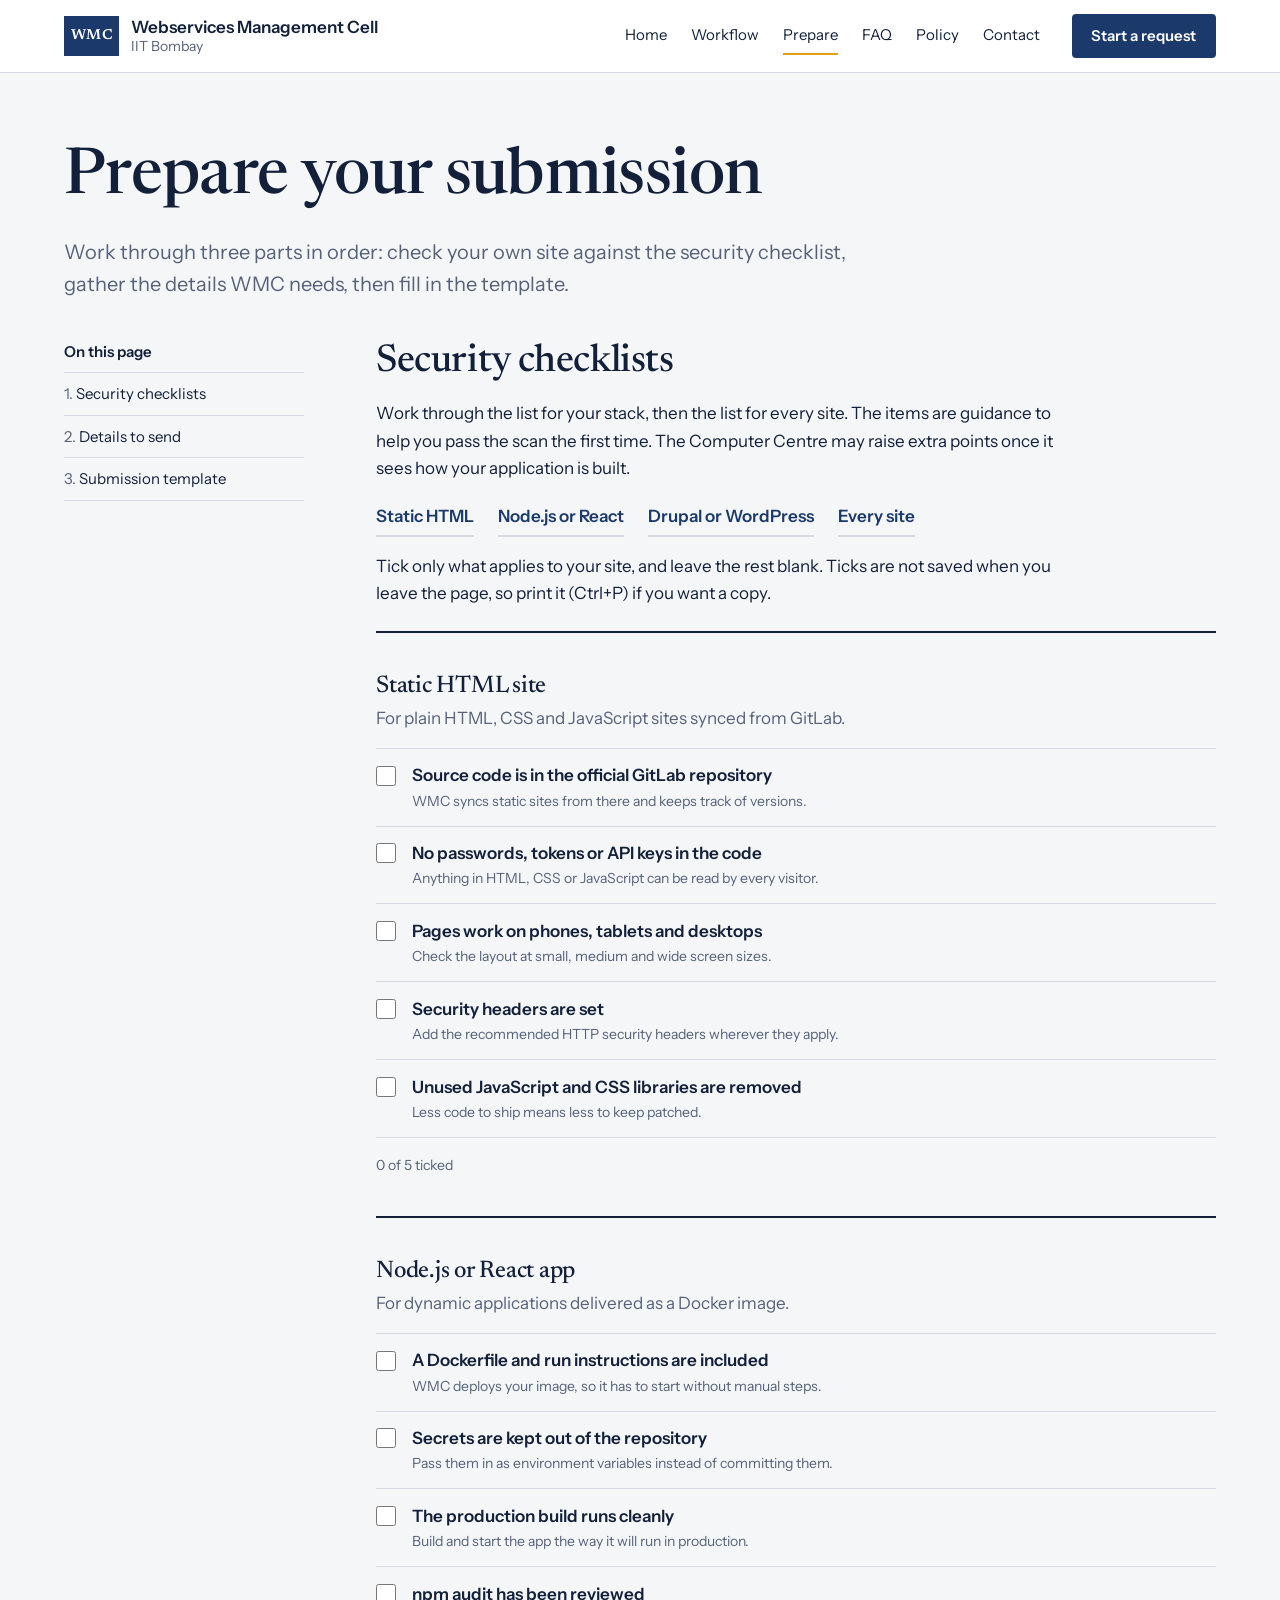
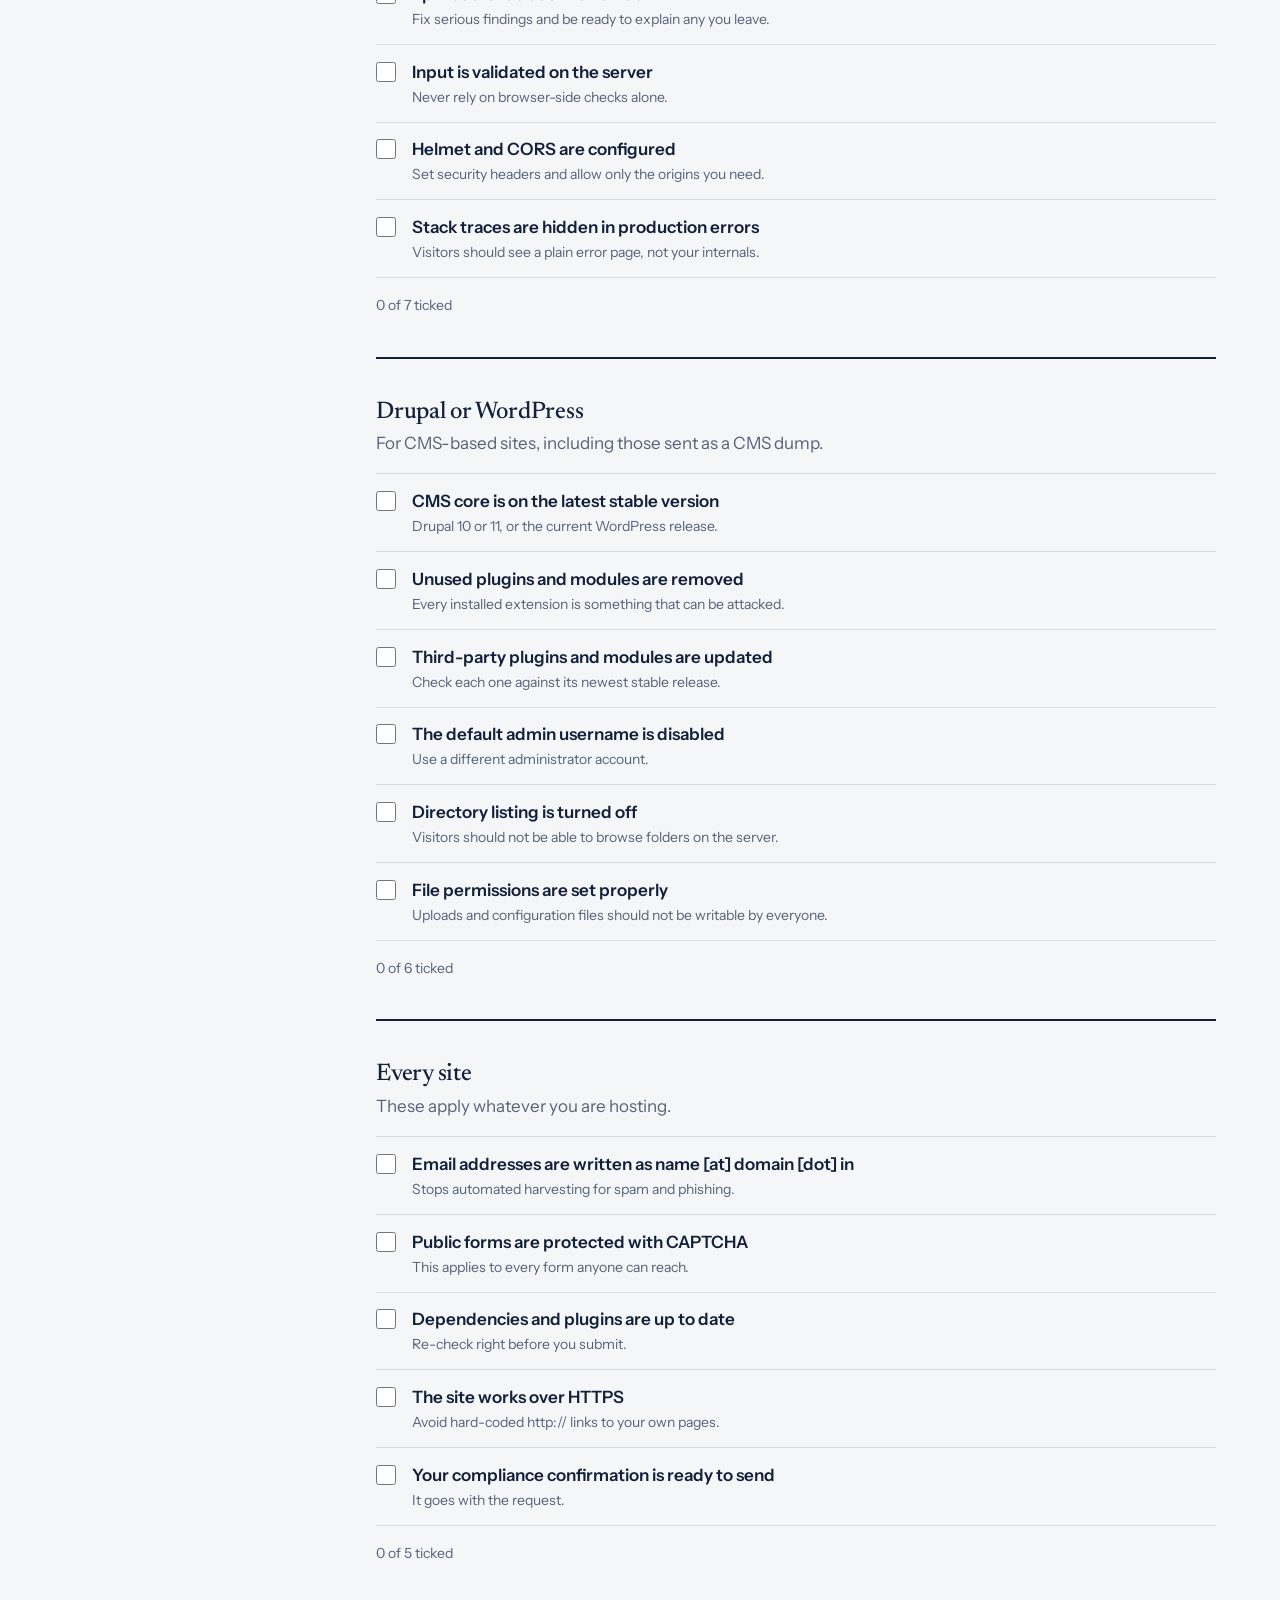
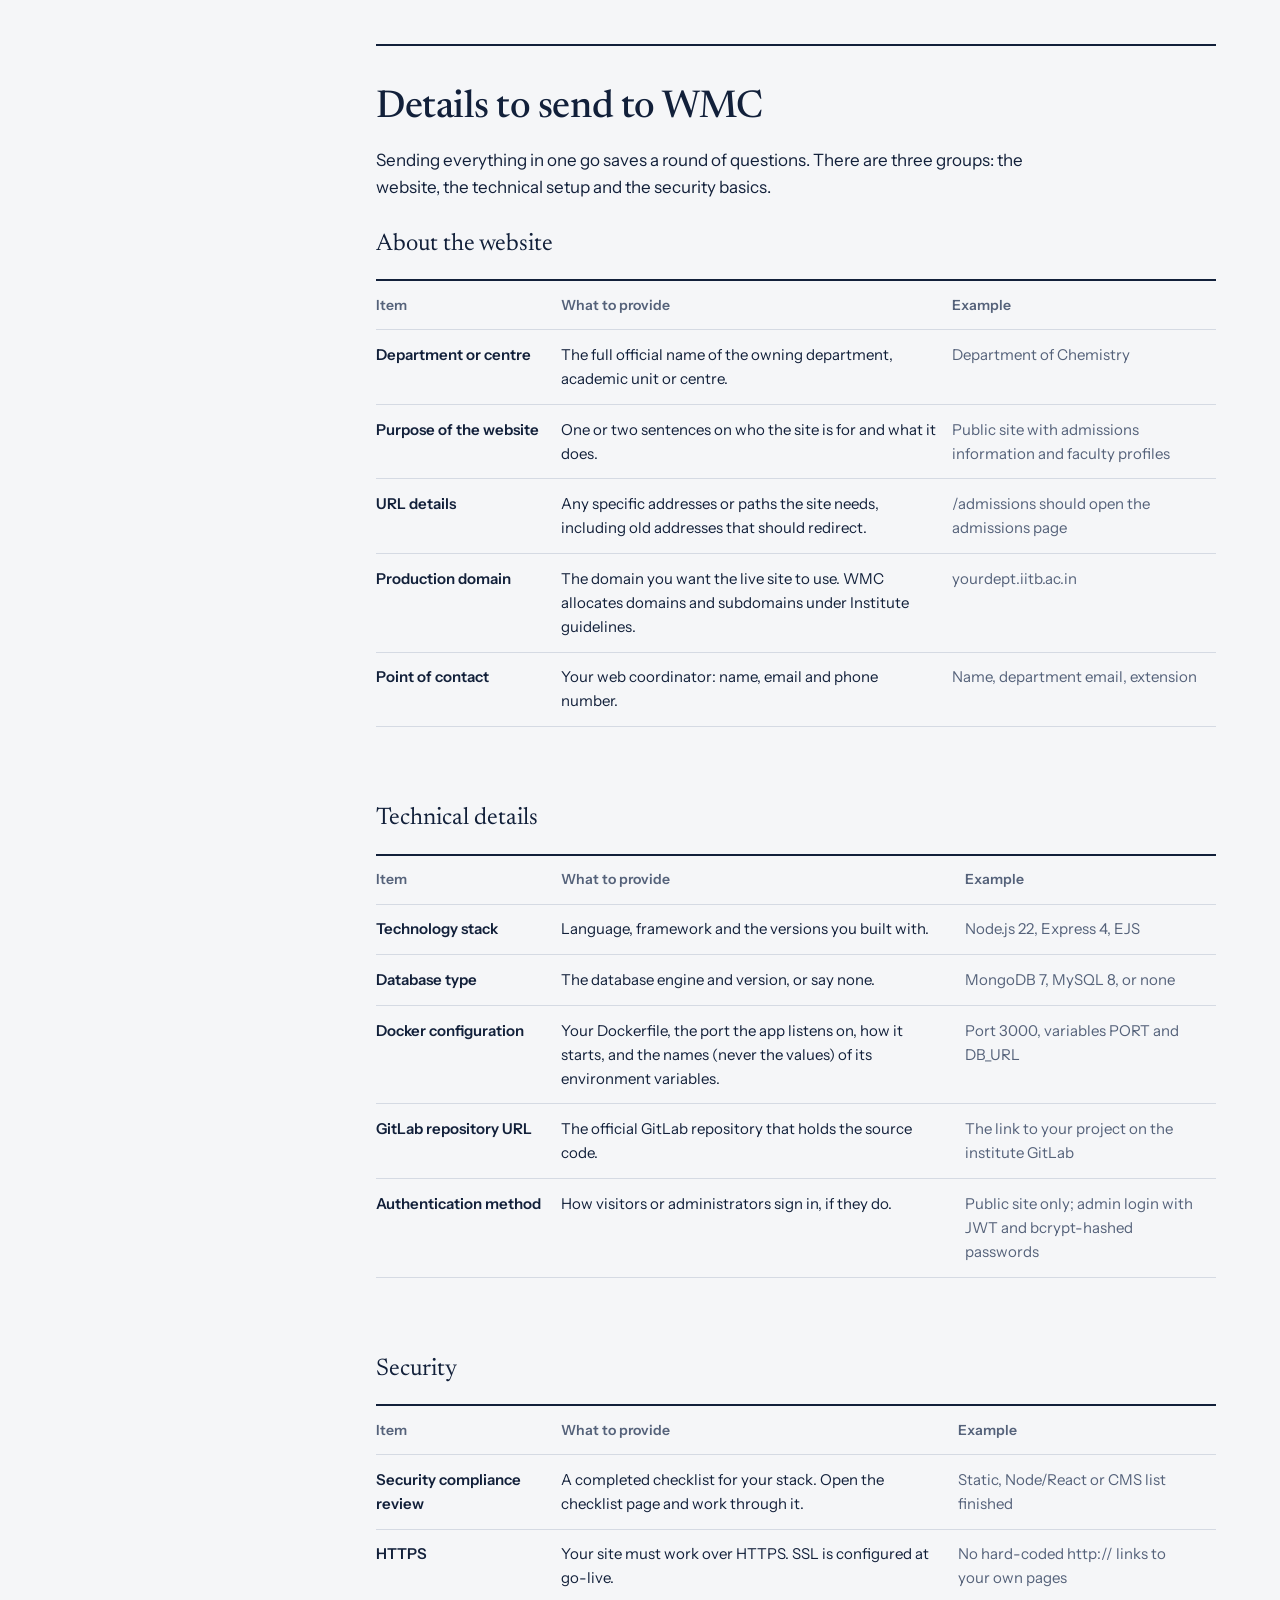
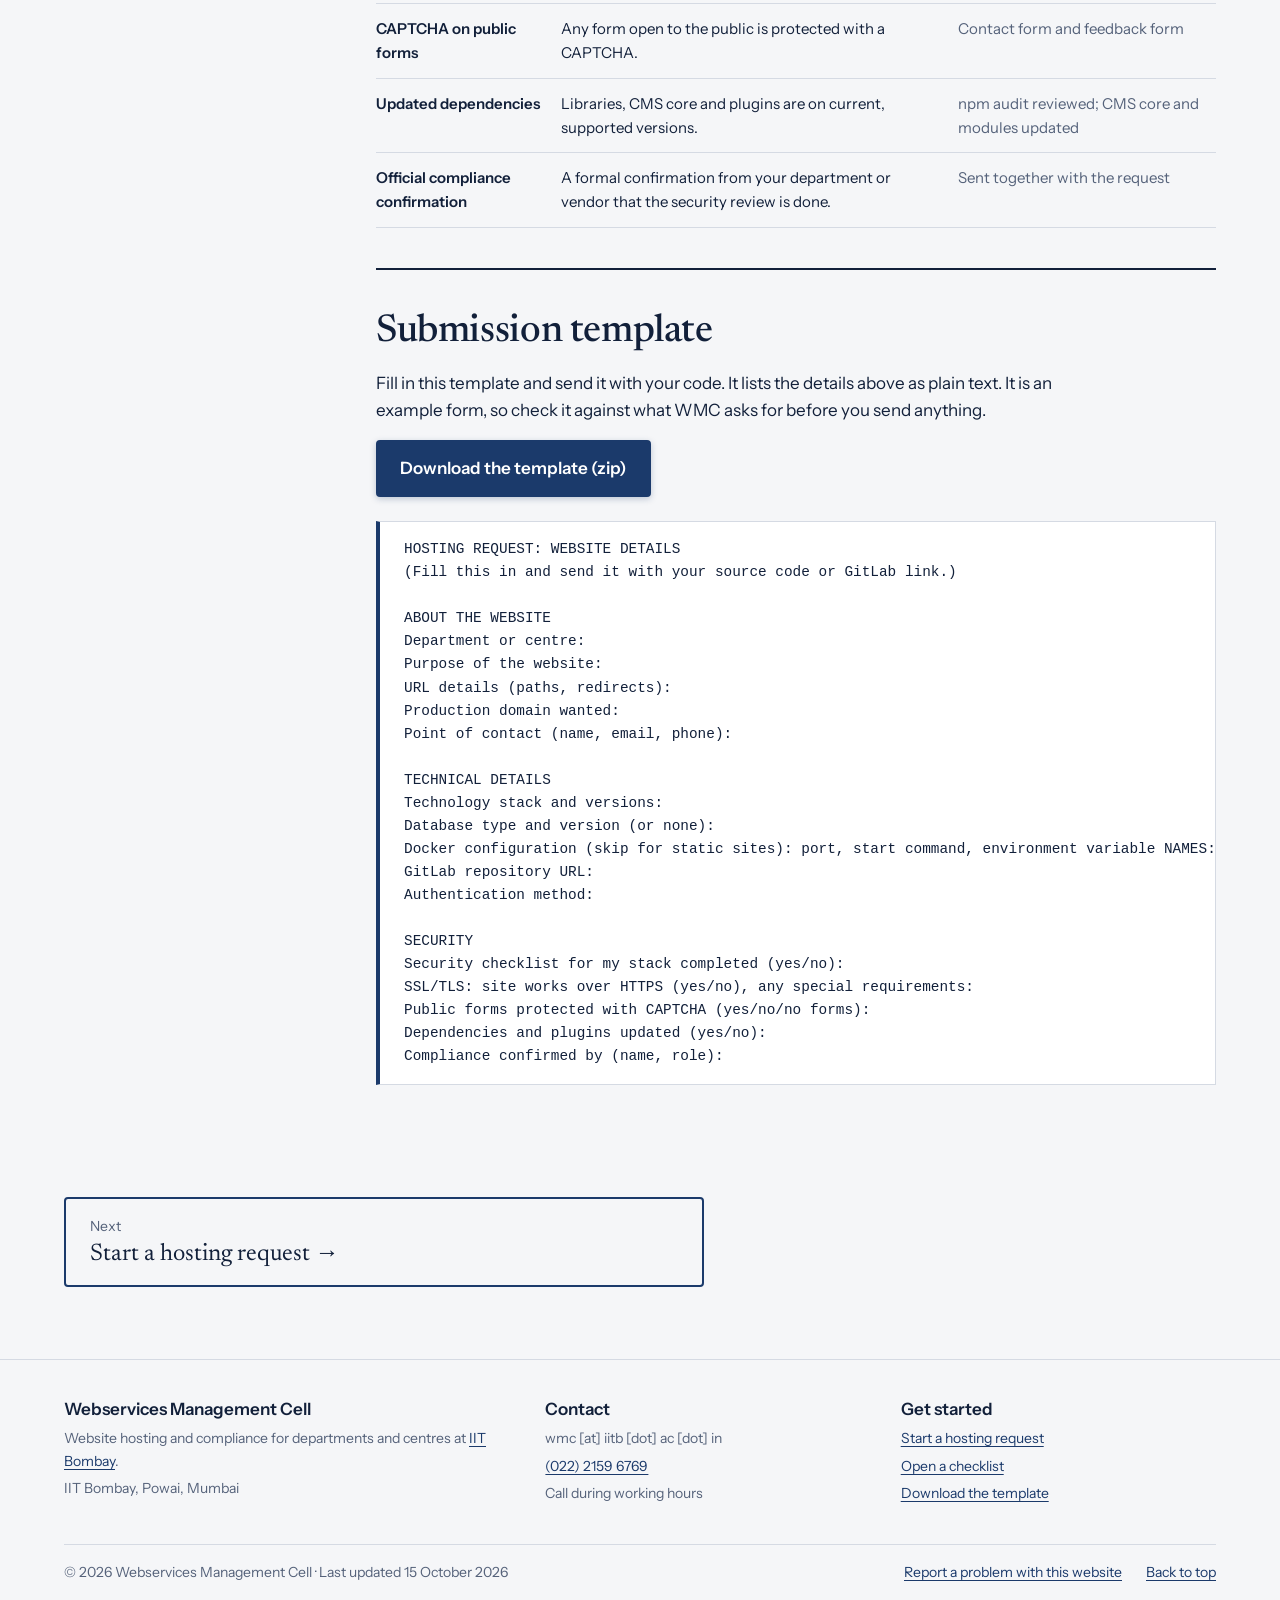
<file: prepare.html>
<!DOCTYPE html>
<html lang="en">
<head>
  <meta charset="UTF-8">
  <meta name="viewport" content="width=device-width, initial-scale=1">
  <title>Prepare your submission | WMC, IIT Bombay</title>
  <meta name="description" content="Security checklists, the details to send, and a submission template for hosting a website at IIT Bombay.">

  <link rel="icon" href="favicon.svg" type="image/svg+xml">
  <link rel="icon" href="favicon.ico" sizes="48x48">
  <link rel="apple-touch-icon" href="apple-touch-icon.png">
  <meta name="theme-color" content="#1b3a6b">
  <link rel="preconnect" href="https://fonts.googleapis.com">
  <link rel="preconnect" href="https://fonts.gstatic.com" crossorigin>
  <link href="https://fonts.googleapis.com/css2?family=Instrument+Sans:wght@400;600&family=Newsreader:opsz,wght@6..72,500;6..72,600&display=swap" rel="stylesheet">
  <link rel="stylesheet" href="css/style.css">
</head>
<body id="top">
  <a class="skip-link" href="#main">Skip to content</a>

  <header class="site-header">
    <div class="wrap">
      <a class="brand" href="index.html">
        <span class="brand__mark" aria-hidden="true">WMC</span>
        <span class="brand__text">
          <span class="brand__name">Webservices Management Cell</span>
          <span class="brand__sub">IIT Bombay</span>
        </span>
      </a>
      <nav class="site-nav" aria-label="Main">
        <ul>
          <li><a href="index.html">Home</a></li>
          <li><a href="workflow.html">Workflow</a></li>
          <li><a href="prepare.html" aria-current="page">Prepare</a></li>
          <li><a href="faq.html">FAQ</a></li>
          <li><a href="policy.html">Policy</a></li>
          <li><a href="contact.html">Contact</a></li>
          <li class="nav-cta"><a href="request.html">Start a request</a></li>
        </ul>
      </nav>
    </div>
  </header>

  <main id="main">

    <section class="page-head">
      <div class="wrap">
        <h1>Prepare your submission</h1>
        <p>Work through three parts in order: check your own site against the security checklist, gather the details WMC needs, then fill in the template.</p>
      </div>
    </section>

    <div class="wrap workflow">

      <nav class="stage-index" aria-label="On this page">
        <p>On this page</p>
        <ol>
          <li><a href="#checklists">Security checklists</a></li>
          <li><a href="#details">Details to send</a></li>
          <li><a href="#template">Submission template</a></li>
        </ol>
      </nav>

      <div class="stages">

        <section class="plain-section" id="checklists" aria-labelledby="checklists-title" style="padding-top: 0; border-top: 0">
          <h2 id="checklists-title">Security checklists</h2>
          <p>Work through the list for your stack, then the list for every site. The items are guidance to help you pass the scan the first time. The Computer Centre may raise extra points once it sees how your application is built.</p>
          <nav class="jump" aria-label="Checklists">
            <a href="#static">Static HTML</a>
            <a href="#node">Node.js or React</a>
            <a href="#cms">Drupal or WordPress</a>
            <a href="#all">Every site</a>
          </nav>
          <p style="margin-top: var(--space-2)">Tick only what applies to your site, and leave the rest blank. Ticks are not saved when you leave the page, so print it (Ctrl+P) if you want a copy.</p>
          <section class="checkset" id="static" aria-labelledby="static-title">
          <div class="checkset__head">
            <h3 id="static-title">Static HTML site</h3>
            <p>For plain HTML, CSS and JavaScript sites synced from GitLab.</p>
          </div>
          <ul class="checks">
          <li><label><input type="checkbox"><span><strong>Source code is in the official GitLab repository</strong><small>WMC syncs static sites from there and keeps track of versions.</small></span></label></li>
          <li><label><input type="checkbox"><span><strong>No passwords, tokens or API keys in the code</strong><small>Anything in HTML, CSS or JavaScript can be read by every visitor.</small></span></label></li>
          <li><label><input type="checkbox"><span><strong>Pages work on phones, tablets and desktops</strong><small>Check the layout at small, medium and wide screen sizes.</small></span></label></li>
          <li><label><input type="checkbox"><span><strong>Security headers are set</strong><small>Add the recommended HTTP security headers wherever they apply.</small></span></label></li>
          <li><label><input type="checkbox"><span><strong>Unused JavaScript and CSS libraries are removed</strong><small>Less code to ship means less to keep patched.</small></span></label></li>
          </ul>
          <p class="checks__status" data-total="5"></p>
          <p class="checks__done">All done. Send your compliance confirmation with the request.</p>
        </section>
<section class="checkset" id="node" aria-labelledby="node-title">
          <div class="checkset__head">
            <h3 id="node-title">Node.js or React app</h3>
            <p>For dynamic applications delivered as a Docker image.</p>
          </div>
          <ul class="checks">
          <li><label><input type="checkbox"><span><strong>A Dockerfile and run instructions are included</strong><small>WMC deploys your image, so it has to start without manual steps.</small></span></label></li>
          <li><label><input type="checkbox"><span><strong>Secrets are kept out of the repository</strong><small>Pass them in as environment variables instead of committing them.</small></span></label></li>
          <li><label><input type="checkbox"><span><strong>The production build runs cleanly</strong><small>Build and start the app the way it will run in production.</small></span></label></li>
          <li><label><input type="checkbox"><span><strong>npm audit has been reviewed</strong><small>Fix serious findings and be ready to explain any you leave.</small></span></label></li>
          <li><label><input type="checkbox"><span><strong>Input is validated on the server</strong><small>Never rely on browser-side checks alone.</small></span></label></li>
          <li><label><input type="checkbox"><span><strong>Helmet and CORS are configured</strong><small>Set security headers and allow only the origins you need.</small></span></label></li>
          <li><label><input type="checkbox"><span><strong>Stack traces are hidden in production errors</strong><small>Visitors should see a plain error page, not your internals.</small></span></label></li>
          </ul>
          <p class="checks__status" data-total="7"></p>
          <p class="checks__done">All done. Send your compliance confirmation with the request.</p>
        </section>
<section class="checkset" id="cms" aria-labelledby="cms-title">
          <div class="checkset__head">
            <h3 id="cms-title">Drupal or WordPress</h3>
            <p>For CMS-based sites, including those sent as a CMS dump.</p>
          </div>
          <ul class="checks">
          <li><label><input type="checkbox"><span><strong>CMS core is on the latest stable version</strong><small>Drupal 10 or 11, or the current WordPress release.</small></span></label></li>
          <li><label><input type="checkbox"><span><strong>Unused plugins and modules are removed</strong><small>Every installed extension is something that can be attacked.</small></span></label></li>
          <li><label><input type="checkbox"><span><strong>Third-party plugins and modules are updated</strong><small>Check each one against its newest stable release.</small></span></label></li>
          <li><label><input type="checkbox"><span><strong>The default admin username is disabled</strong><small>Use a different administrator account.</small></span></label></li>
          <li><label><input type="checkbox"><span><strong>Directory listing is turned off</strong><small>Visitors should not be able to browse folders on the server.</small></span></label></li>
          <li><label><input type="checkbox"><span><strong>File permissions are set properly</strong><small>Uploads and configuration files should not be writable by everyone.</small></span></label></li>
          </ul>
          <p class="checks__status" data-total="6"></p>
          <p class="checks__done">All done. Send your compliance confirmation with the request.</p>
        </section>
<section class="checkset" id="all" aria-labelledby="all-title">
          <div class="checkset__head">
            <h3 id="all-title">Every site</h3>
            <p>These apply whatever you are hosting.</p>
          </div>
          <ul class="checks">
          <li><label><input type="checkbox"><span><strong>Email addresses are written as name [at] domain [dot] in</strong><small>Stops automated harvesting for spam and phishing.</small></span></label></li>
          <li><label><input type="checkbox"><span><strong>Public forms are protected with CAPTCHA</strong><small>This applies to every form anyone can reach.</small></span></label></li>
          <li><label><input type="checkbox"><span><strong>Dependencies and plugins are up to date</strong><small>Re-check right before you submit.</small></span></label></li>
          <li><label><input type="checkbox"><span><strong>The site works over HTTPS</strong><small>Avoid hard-coded http:// links to your own pages.</small></span></label></li>
          <li><label><input type="checkbox"><span><strong>Your compliance confirmation is ready to send</strong><small>It goes with the request.</small></span></label></li>
          </ul>
          <p class="checks__status" data-total="5"></p>
          <p class="checks__done">All done. Send your compliance confirmation with the request.</p>
        </section>
        </section>

        <section class="plain-section" id="details" aria-labelledby="details-title">
          <h2 id="details-title">Details to send to WMC</h2>
          <p>Sending everything in one go saves a round of questions. There are three groups: the website, the technical setup and the security basics.</p>
          <div style="margin-top: var(--space-3)">
            <div class="table-block">
          <div class="table-scroll">
            <table class="req-table">
              <caption>About the website</caption>
              <thead><tr><th scope="col">Item</th><th scope="col">What to provide</th><th scope="col">Example</th></tr></thead>
              <tbody>
            <tr><th scope="row">Department or centre</th><td>The full official name of the owning department, academic unit or centre.</td><td>Department of Chemistry</td></tr>
            <tr><th scope="row">Purpose of the website</th><td>One or two sentences on who the site is for and what it does.</td><td>Public site with admissions information and faculty profiles</td></tr>
            <tr><th scope="row">URL details</th><td>Any specific addresses or paths the site needs, including old addresses that should redirect.</td><td>/admissions should open the admissions page</td></tr>
            <tr><th scope="row">Production domain</th><td>The domain you want the live site to use. WMC allocates domains and subdomains under Institute guidelines.</td><td>yourdept.iitb.ac.in</td></tr>
            <tr><th scope="row">Point of contact</th><td>Your web coordinator: name, email and phone number.</td><td>Name, department email, extension</td></tr>
              </tbody>
            </table>
          </div>
        </div>
<div class="table-block">
          <div class="table-scroll">
            <table class="req-table">
              <caption>Technical details</caption>
              <thead><tr><th scope="col">Item</th><th scope="col">What to provide</th><th scope="col">Example</th></tr></thead>
              <tbody>
            <tr><th scope="row">Technology stack</th><td>Language, framework and the versions you built with.</td><td>Node.js 22, Express 4, EJS</td></tr>
            <tr><th scope="row">Database type</th><td>The database engine and version, or say none.</td><td>MongoDB 7, MySQL 8, or none</td></tr>
            <tr><th scope="row">Docker configuration</th><td>Your Dockerfile, the port the app listens on, how it starts, and the names (never the values) of its environment variables.</td><td>Port 3000, variables PORT and DB_URL</td></tr>
            <tr><th scope="row">GitLab repository URL</th><td>The official GitLab repository that holds the source code.</td><td>The link to your project on the institute GitLab</td></tr>
            <tr><th scope="row">Authentication method</th><td>How visitors or administrators sign in, if they do.</td><td>Public site only; admin login with JWT and bcrypt-hashed passwords</td></tr>
              </tbody>
            </table>
          </div>
        </div>
<div class="table-block">
          <div class="table-scroll">
            <table class="req-table">
              <caption>Security</caption>
              <thead><tr><th scope="col">Item</th><th scope="col">What to provide</th><th scope="col">Example</th></tr></thead>
              <tbody>
            <tr><th scope="row">Security compliance review</th><td>A completed checklist for your stack. Open the checklist page and work through it.</td><td>Static, Node/React or CMS list finished</td></tr>
            <tr><th scope="row">HTTPS</th><td>Your site must work over HTTPS. SSL is configured at go-live.</td><td>No hard-coded http:// links to your own pages</td></tr>
            <tr><th scope="row">CAPTCHA on public forms</th><td>Any form open to the public is protected with a CAPTCHA.</td><td>Contact form and feedback form</td></tr>
            <tr><th scope="row">Updated dependencies</th><td>Libraries, CMS core and plugins are on current, supported versions.</td><td>npm audit reviewed; CMS core and modules updated</td></tr>
            <tr><th scope="row">Official compliance confirmation</th><td>A formal confirmation from your department or vendor that the security review is done.</td><td>Sent together with the request</td></tr>
              </tbody>
            </table>
          </div>
        </div>
          </div>
        </section>

        <section class="plain-section" id="template" aria-labelledby="template-title">
          <h2 id="template-title">Submission template</h2>
          <p>Fill in this template and send it with your code. It lists the details above as plain text. It is an example form, so check it against what WMC asks for before you send anything.</p>
          <div class="actions" style="margin-top: var(--space-2)">
            <a class="btn btn--primary" href="submission-template.zip">Download the template (zip)</a>
          </div>
          <div style="margin-top: var(--space-3)"><pre class="code"><code>HOSTING REQUEST: WEBSITE DETAILS
(Fill this in and send it with your source code or GitLab link.)

ABOUT THE WEBSITE
Department or centre:
Purpose of the website:
URL details (paths, redirects):
Production domain wanted:
Point of contact (name, email, phone):

TECHNICAL DETAILS
Technology stack and versions:
Database type and version (or none):
Docker configuration (skip for static sites): port, start command, environment variable NAMES:
GitLab repository URL:
Authentication method:

SECURITY
Security checklist for my stack completed (yes/no):
SSL/TLS: site works over HTTPS (yes/no), any special requirements:
Public forms protected with CAPTCHA (yes/no/no forms):
Dependencies and plugins updated (yes/no):
Compliance confirmed by (name, role):
</code></pre></div>
        </section>

      </div>
    </div>

    <nav class="next-step wrap" aria-label="Next step">
      <a href="request.html"><span class="next-step__label">Next</span><span class="next-step__title">Start a hosting request</span></a>
    </nav>
</main>

  <footer class="site-footer">
    <div class="wrap">
      <div class="footer-grid">
        <section aria-labelledby="f-about">
          <h2 id="f-about">Webservices Management Cell</h2>
          <p>Website hosting and compliance for departments and centres at <a href="https://www.iitb.ac.in">IIT Bombay</a>.</p>
          <p>IIT Bombay, Powai, Mumbai</p>
        </section>
        <section aria-labelledby="f-contact">
          <h2 id="f-contact">Contact</h2>
          <p>wmc [at] iitb [dot] ac [dot] in</p>
          <p><a href="tel:+912221596769">(022) 2159 6769</a></p>
          <p>Call during working hours</p>
        </section>
        <section aria-labelledby="f-start">
          <h2 id="f-start">Get started</h2>
          <ul>
            <li><a href="request.html">Start a hosting request</a></li>
            <li><a href="prepare.html#checklists">Open a checklist</a></li>
            <li><a href="prepare.html#template">Download the template</a></li>
          </ul>
        </section>
      </div>
      <div class="footer-bar">
        <p>&copy; 2026 Webservices Management Cell &middot; Last updated 15 October 2026</p>
        <ul>
          <li><a href="contact.html">Report a problem with this website</a></li>
          <li><a href="#top">Back to top</a></li>
        </ul>
      </div>
    </div>
  </footer>
</body>
</html>
</file>
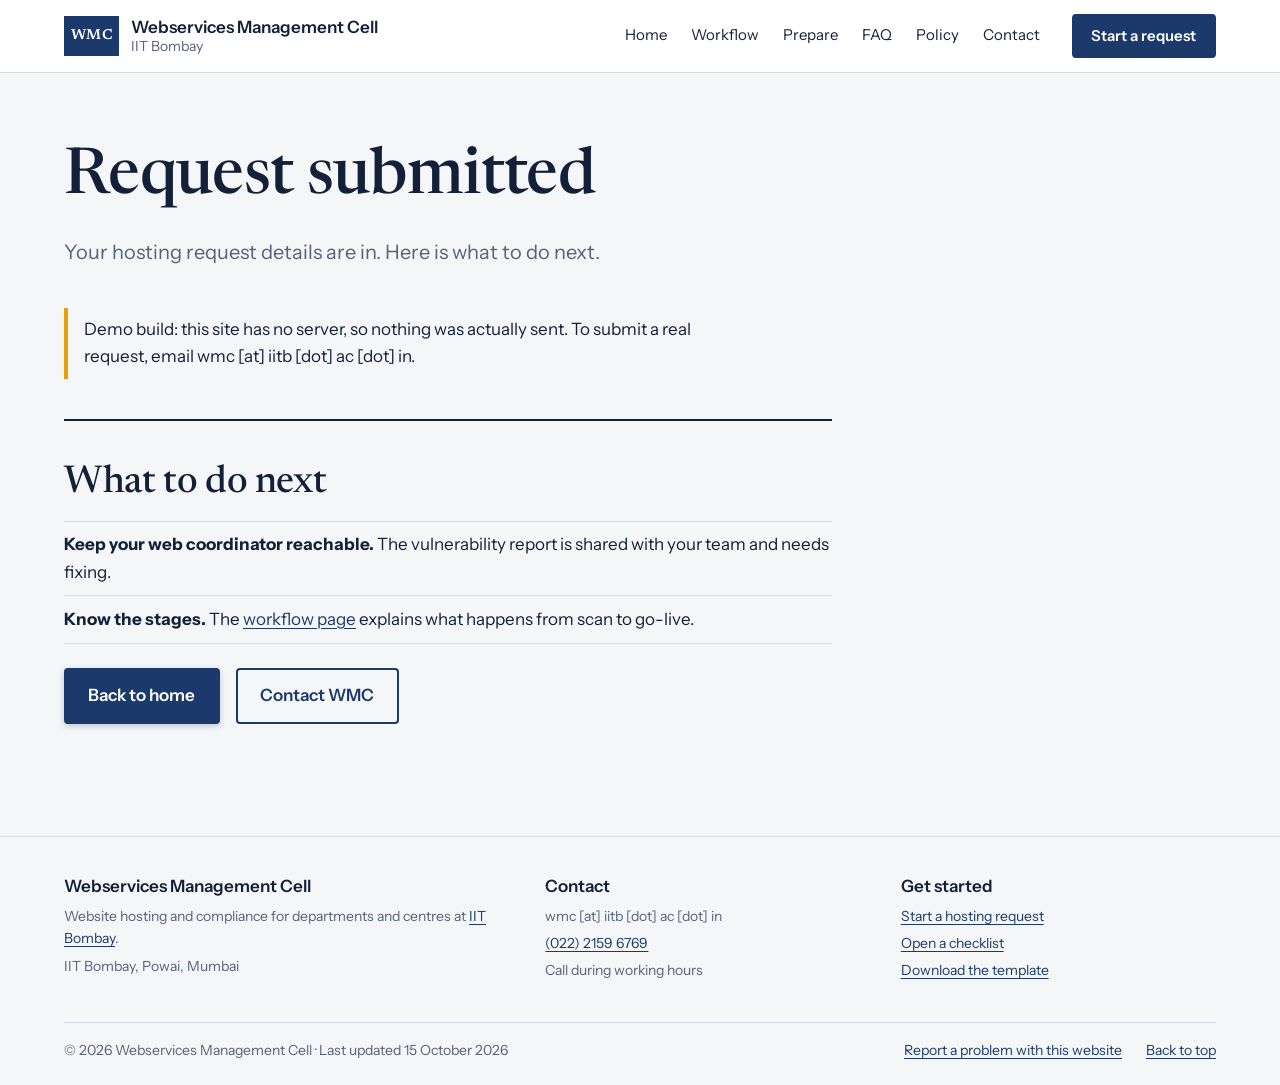
<file: request-received.html>
<!DOCTYPE html>
<html lang="en">
<head>
  <meta charset="UTF-8">
  <meta name="viewport" content="width=device-width, initial-scale=1">
  <title>Request submitted | WMC, IIT Bombay</title>
  <meta name="description" content="Confirmation page shown after a hosting request is submitted.">

  <link rel="icon" href="favicon.svg" type="image/svg+xml">
  <link rel="icon" href="favicon.ico" sizes="48x48">
  <link rel="apple-touch-icon" href="apple-touch-icon.png">
  <meta name="theme-color" content="#1b3a6b">
  <link rel="preconnect" href="https://fonts.googleapis.com">
  <link rel="preconnect" href="https://fonts.gstatic.com" crossorigin>
  <link href="https://fonts.googleapis.com/css2?family=Instrument+Sans:wght@400;600&family=Newsreader:opsz,wght@6..72,500;6..72,600&display=swap" rel="stylesheet">
  <link rel="stylesheet" href="css/style.css">
</head>
<body id="top">
  <a class="skip-link" href="#main">Skip to content</a>

  <header class="site-header">
    <div class="wrap">
      <a class="brand" href="index.html">
        <span class="brand__mark" aria-hidden="true">WMC</span>
        <span class="brand__text">
          <span class="brand__name">Webservices Management Cell</span>
          <span class="brand__sub">IIT Bombay</span>
        </span>
      </a>
      <nav class="site-nav" aria-label="Main">
        <ul>
          <li><a href="index.html">Home</a></li>
          <li><a href="workflow.html">Workflow</a></li>
          <li><a href="prepare.html">Prepare</a></li>
          <li><a href="faq.html">FAQ</a></li>
          <li><a href="policy.html">Policy</a></li>
          <li><a href="contact.html">Contact</a></li>
          <li class="nav-cta"><a href="request.html">Start a request</a></li>
        </ul>
      </nav>
    </div>
  </header>

  <main id="main">

    <section class="page-head">
      <div class="wrap">
        <h1>Request submitted</h1>
        <p>Your hosting request details are in. Here is what to do next.</p>
      </div>
    </section>

    <div class="wrap" style="padding-bottom: var(--space-5); max-width: 48rem; margin-inline: max(1.25rem, calc((100% - var(--page-width)) / 2))">

      <!-- Remove this note once the form is connected to a real server. -->
      <p class="note">Demo build: this site has no server, so nothing was actually sent. To submit a real request, email wmc [at] iitb [dot] ac [dot] in.</p>

      <section class="plain-section" aria-labelledby="next-title" style="margin-top: var(--space-4)">
        <h2 id="next-title">What to do next</h2>
        <ul class="ruled">
          <li><strong>Keep your web coordinator reachable.</strong> The vulnerability report is shared with your team and needs fixing.</li>
          <li><strong>Know the stages.</strong> The <a href="workflow.html">workflow page</a> explains what happens from scan to go-live.</li>
        </ul>
        <div class="actions" style="margin-top: var(--space-3)">
          <a class="btn btn--primary" href="index.html">Back to home</a>
          <a class="btn btn--ghost" href="contact.html">Contact WMC</a>
        </div>
      </section>
    </div>

  </main>

  <footer class="site-footer">
    <div class="wrap">
      <div class="footer-grid">
        <section aria-labelledby="f-about">
          <h2 id="f-about">Webservices Management Cell</h2>
          <p>Website hosting and compliance for departments and centres at <a href="https://www.iitb.ac.in">IIT Bombay</a>.</p>
          <p>IIT Bombay, Powai, Mumbai</p>
        </section>
        <section aria-labelledby="f-contact">
          <h2 id="f-contact">Contact</h2>
          <p>wmc [at] iitb [dot] ac [dot] in</p>
          <p><a href="tel:+912221596769">(022) 2159 6769</a></p>
          <p>Call during working hours</p>
        </section>
        <section aria-labelledby="f-start">
          <h2 id="f-start">Get started</h2>
          <ul>
            <li><a href="request.html">Start a hosting request</a></li>
            <li><a href="prepare.html#checklists">Open a checklist</a></li>
            <li><a href="prepare.html#template">Download the template</a></li>
          </ul>
        </section>
      </div>
      <div class="footer-bar">
        <p>&copy; 2026 Webservices Management Cell &middot; Last updated 15 October 2026</p>
        <ul>
          <li><a href="contact.html">Report a problem with this website</a></li>
          <li><a href="#top">Back to top</a></li>
        </ul>
      </div>
    </div>
  </footer>
</body>
</html>
</file>
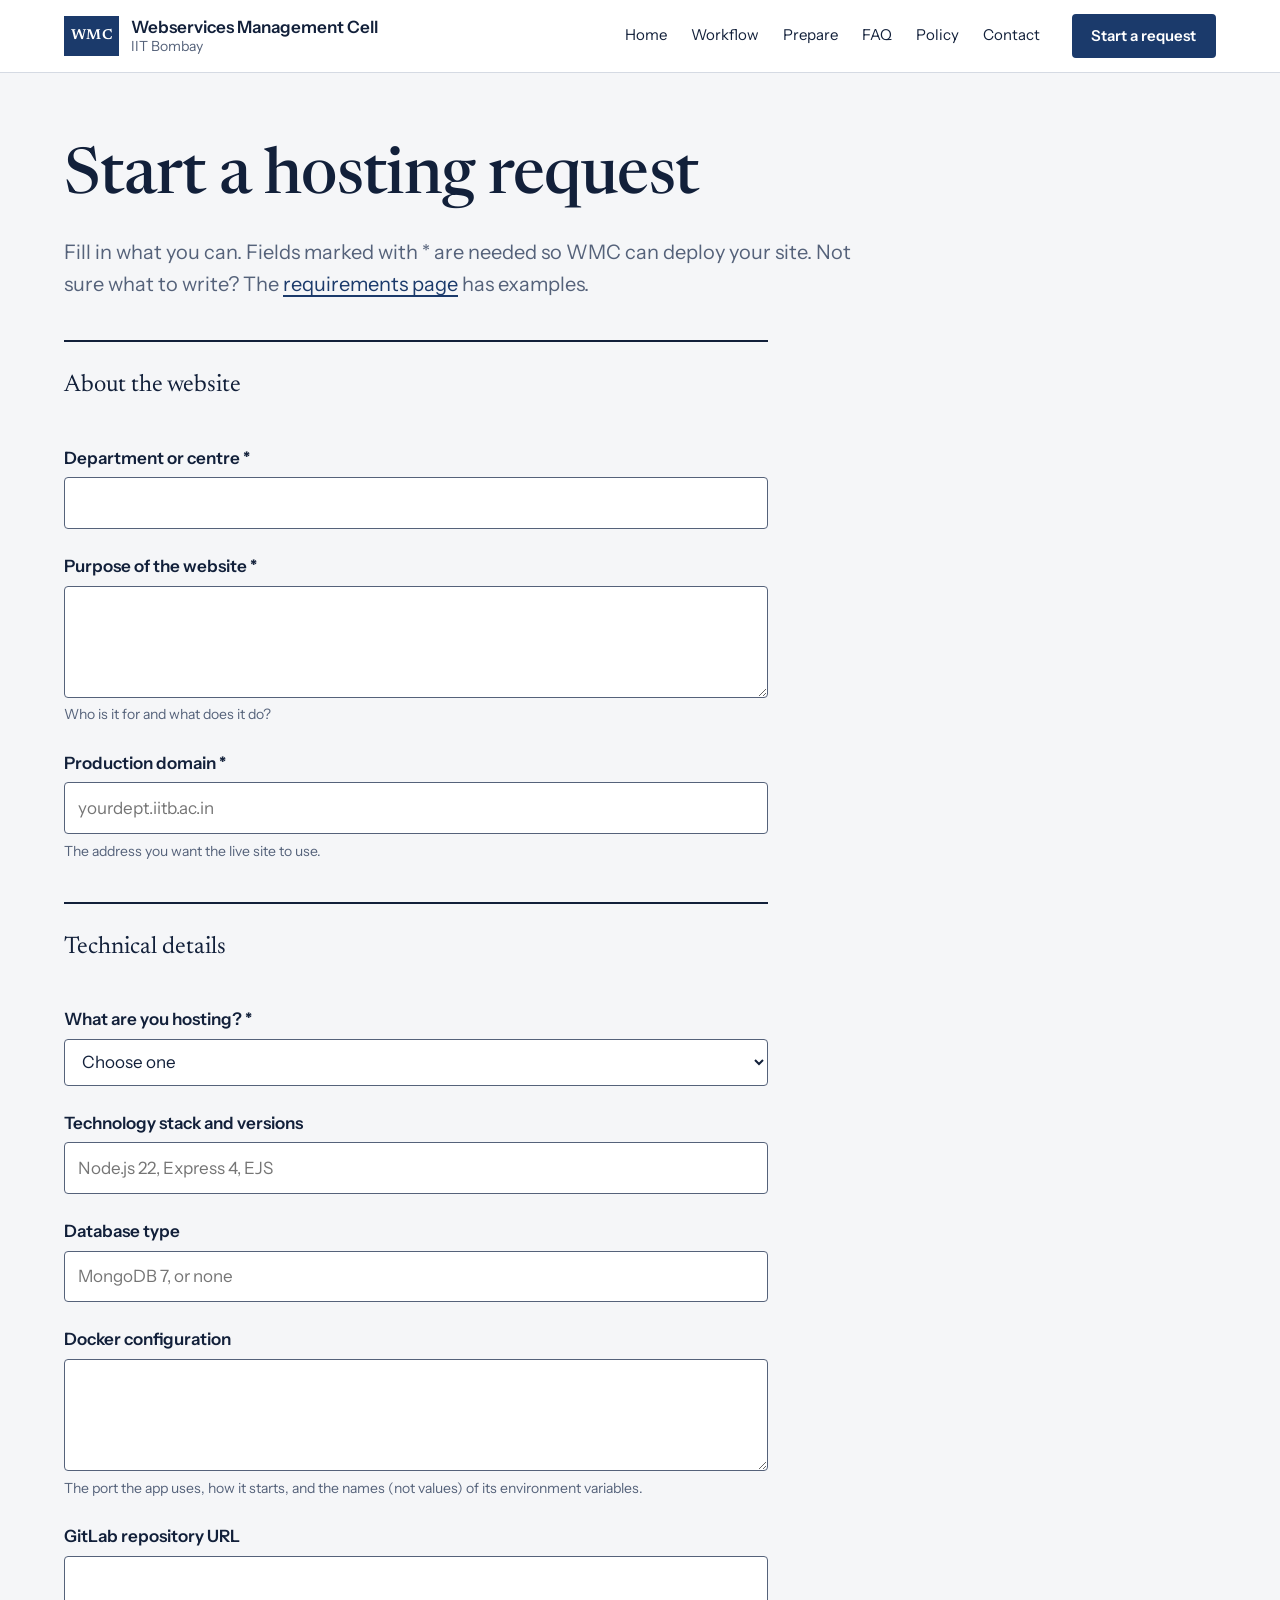
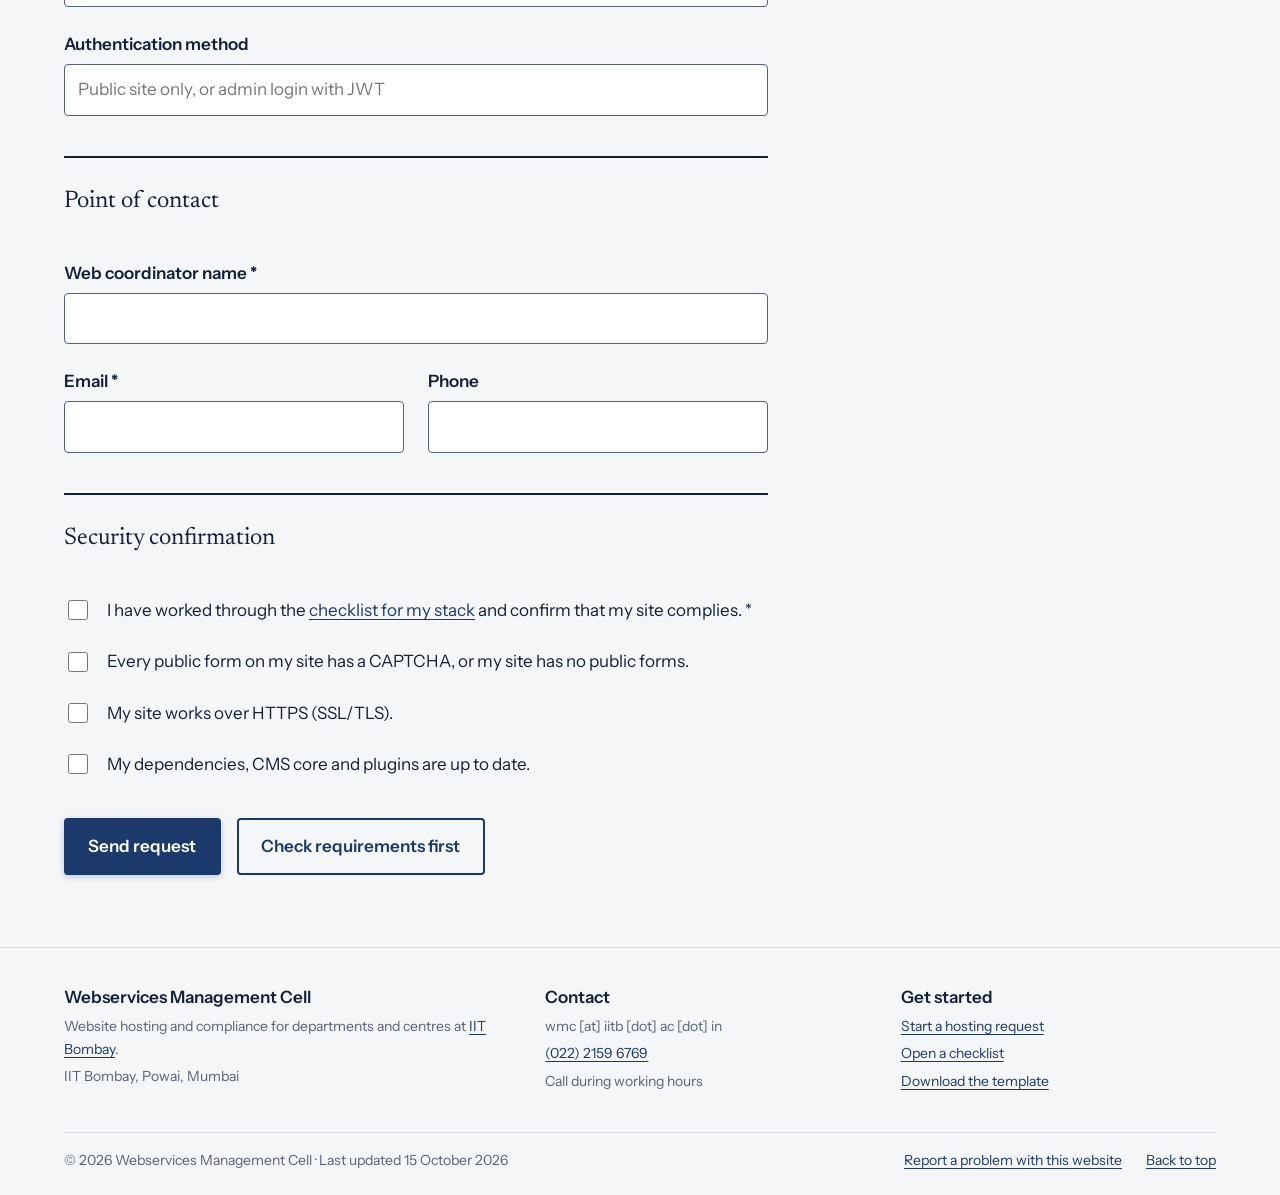
<file: request.html>
<!DOCTYPE html>
<html lang="en">
<head>
  <meta charset="UTF-8">
  <meta name="viewport" content="width=device-width, initial-scale=1">
  <title>Start a hosting request | WMC, IIT Bombay</title>
  <meta name="description" content="Request website hosting at IIT Bombay: department, technical details, contact and security confirmation.">

  <link rel="icon" href="favicon.svg" type="image/svg+xml">
  <link rel="icon" href="favicon.ico" sizes="48x48">
  <link rel="apple-touch-icon" href="apple-touch-icon.png">
  <meta name="theme-color" content="#1b3a6b">
  <link rel="preconnect" href="https://fonts.googleapis.com">
  <link rel="preconnect" href="https://fonts.gstatic.com" crossorigin>
  <link href="https://fonts.googleapis.com/css2?family=Instrument+Sans:wght@400;600&family=Newsreader:opsz,wght@6..72,500;6..72,600&display=swap" rel="stylesheet">
  <link rel="stylesheet" href="css/style.css">
</head>
<body id="top">
  <a class="skip-link" href="#main">Skip to content</a>

  <header class="site-header">
    <div class="wrap">
      <a class="brand" href="index.html">
        <span class="brand__mark" aria-hidden="true">WMC</span>
        <span class="brand__text">
          <span class="brand__name">Webservices Management Cell</span>
          <span class="brand__sub">IIT Bombay</span>
        </span>
      </a>
      <nav class="site-nav" aria-label="Main">
        <ul>
          <li><a href="index.html">Home</a></li>
          <li><a href="workflow.html">Workflow</a></li>
          <li><a href="prepare.html">Prepare</a></li>
          <li><a href="faq.html">FAQ</a></li>
          <li><a href="policy.html">Policy</a></li>
          <li><a href="contact.html">Contact</a></li>
          <li class="nav-cta"><a href="request.html">Start a request</a></li>
        </ul>
      </nav>
    </div>
  </header>

  <main id="main">

    <section class="page-head">
      <div class="wrap">
        <h1>Start a hosting request</h1>
        <p>Fill in what you can. Fields marked with * are needed so WMC can deploy your site. Not sure what to write? The <a href="prepare.html#details">requirements page</a> has examples.</p>
      </div>
    </section>

    <div class="wrap" style="padding-bottom: var(--space-5); max-width: 48rem; margin-inline: max(1.25rem, calc((100% - var(--page-width)) / 2))">
      <!-- HTML-only demo: submitting opens request-received.html. Fields have no name attributes on purpose,
           so typed details are not added to the page address. Add names back if you ever connect a server. -->
      <form class="form" action="request-received.html" method="get">

        <fieldset>
          <legend>About the website</legend>
          <div class="field">
            <label for="dept">Department or centre</label>
            <input id="dept" type="text" required autocomplete="organization">
          </div>
          <div class="field">
            <label for="purpose">Purpose of the website</label>
            <textarea id="purpose" required></textarea>
            <span class="hint">Who is it for and what does it do?</span>
          </div>
          <div class="field">
            <label for="domain">Production domain</label>
            <input id="domain" type="text" required placeholder="yourdept.iitb.ac.in">
            <span class="hint">The address you want the live site to use.</span>
          </div>
        </fieldset>

        <fieldset>
          <legend>Technical details</legend>
          <div class="field">
            <label for="stack">What are you hosting?</label>
            <select id="stack" required>
              <option value="">Choose one</option>
              <option value="static">Static HTML site</option>
              <option value="node">Node.js or React app</option>
              <option value="cms">Drupal or WordPress</option>
              <option value="other">Something else</option>
            </select>
          </div>
          <div class="field">
            <label for="stack-detail">Technology stack and versions</label>
            <input id="stack-detail" type="text" placeholder="Node.js 22, Express 4, EJS">
          </div>
          <div class="field">
            <label for="database">Database type</label>
            <input id="database" type="text" placeholder="MongoDB 7, or none">
          </div>
          <div class="field field--docker">
            <label for="docker">Docker configuration</label>
            <textarea id="docker"></textarea>
            <span class="hint">The port the app uses, how it starts, and the names (not values) of its environment variables.</span>
          </div>
          <div class="field">
            <label for="gitlab">GitLab repository URL</label>
            <input id="gitlab" type="url">
          </div>
          <div class="field">
            <label for="auth">Authentication method</label>
            <input id="auth" type="text" placeholder="Public site only, or admin login with JWT">
          </div>
        </fieldset>

        <fieldset>
          <legend>Point of contact</legend>
          <div class="field">
            <label for="coordinator">Web coordinator name</label>
            <input id="coordinator" type="text" required autocomplete="name">
          </div>
          <div class="field field--row">
            <div>
              <label for="email">Email</label>
              <input id="email" type="email" required autocomplete="email">
            </div>
            <div>
              <label for="phone">Phone</label>
              <input id="phone" type="tel" autocomplete="tel">
            </div>
          </div>
        </fieldset>

        <fieldset>
          <legend>Security confirmation</legend>
          <div class="confirm">
            <input id="reviewed" type="checkbox" required>
            <label for="reviewed">I have worked through the <a href="prepare.html#checklists">checklist for my stack</a> and confirm that my site complies.</label>
          </div>
          <div class="confirm">
            <input id="forms" type="checkbox">
            <label for="forms">Every public form on my site has a CAPTCHA, or my site has no public forms.</label>
          </div>
          <div class="confirm">
            <input id="https" type="checkbox">
            <label for="https">My site works over HTTPS (SSL/TLS).</label>
          </div>
          <div class="confirm">
            <input id="deps" type="checkbox">
            <label for="deps">My dependencies, CMS core and plugins are up to date.</label>
          </div>
        </fieldset>

        <div class="actions">
          <button class="btn btn--primary" type="submit">Send request</button>
          <a class="btn btn--ghost" href="prepare.html#details">Check requirements first</a>
        </div>
      </form>
    </div>

  </main>

  <footer class="site-footer">
    <div class="wrap">
      <div class="footer-grid">
        <section aria-labelledby="f-about">
          <h2 id="f-about">Webservices Management Cell</h2>
          <p>Website hosting and compliance for departments and centres at <a href="https://www.iitb.ac.in">IIT Bombay</a>.</p>
          <p>IIT Bombay, Powai, Mumbai</p>
        </section>
        <section aria-labelledby="f-contact">
          <h2 id="f-contact">Contact</h2>
          <p>wmc [at] iitb [dot] ac [dot] in</p>
          <p><a href="tel:+912221596769">(022) 2159 6769</a></p>
          <p>Call during working hours</p>
        </section>
        <section aria-labelledby="f-start">
          <h2 id="f-start">Get started</h2>
          <ul>
            <li><a href="request.html">Start a hosting request</a></li>
            <li><a href="prepare.html#checklists">Open a checklist</a></li>
            <li><a href="prepare.html#template">Download the template</a></li>
          </ul>
        </section>
      </div>
      <div class="footer-bar">
        <p>&copy; 2026 Webservices Management Cell &middot; Last updated 15 October 2026</p>
        <ul>
          <li><a href="contact.html">Report a problem with this website</a></li>
          <li><a href="#top">Back to top</a></li>
        </ul>
      </div>
    </div>
  </footer>
</body>
</html>
</file>
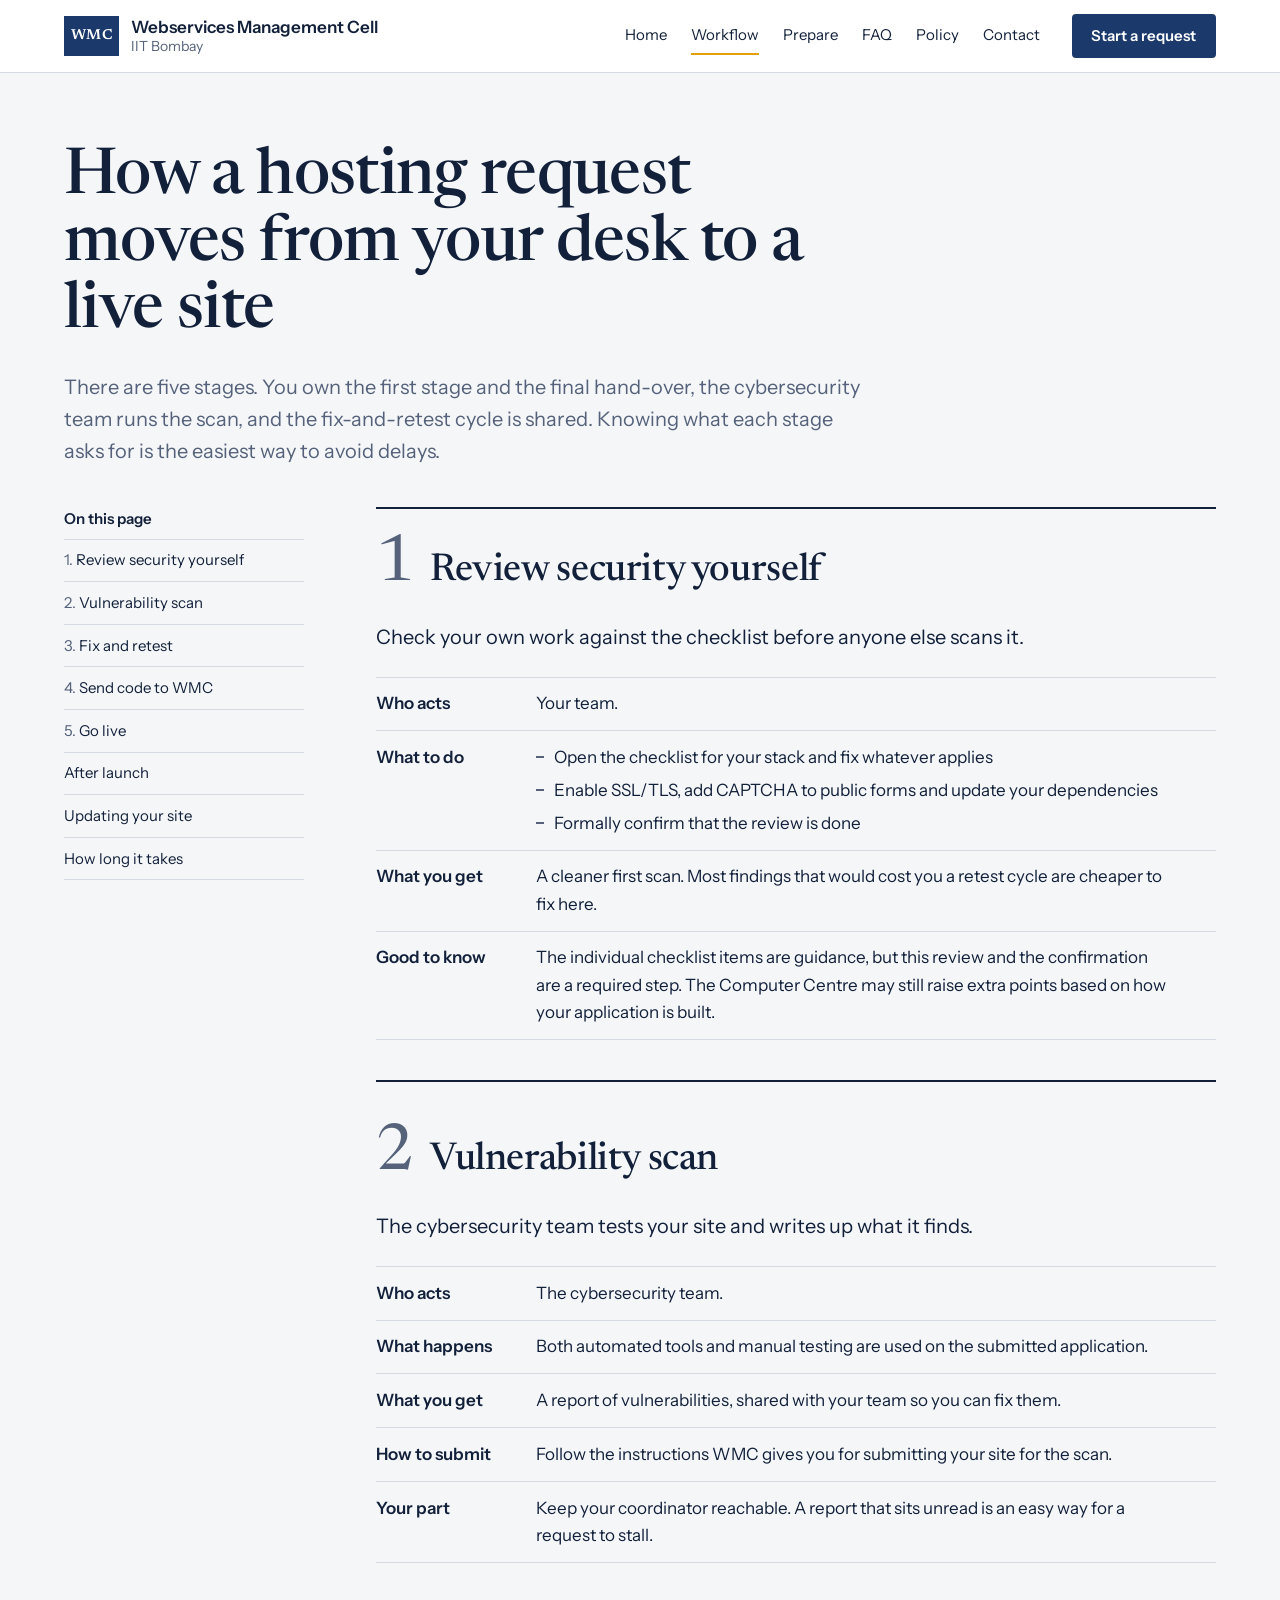
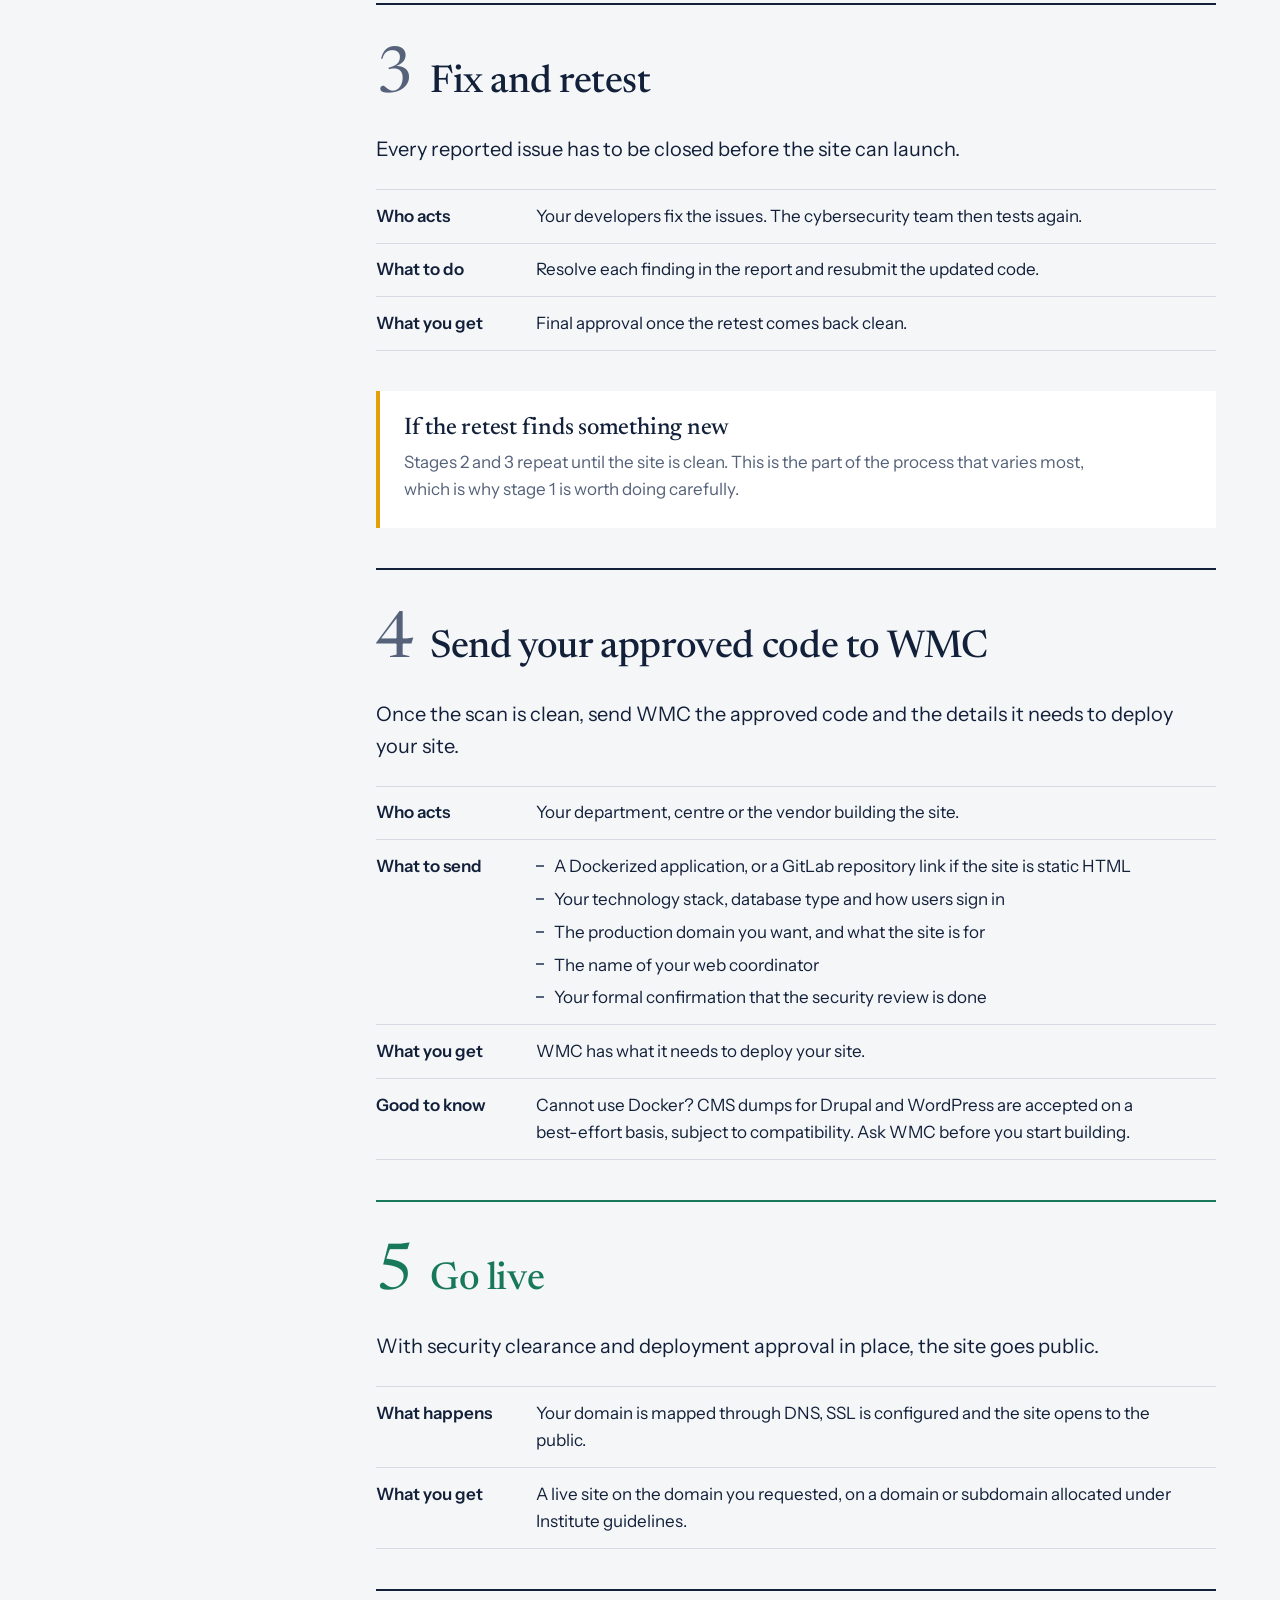
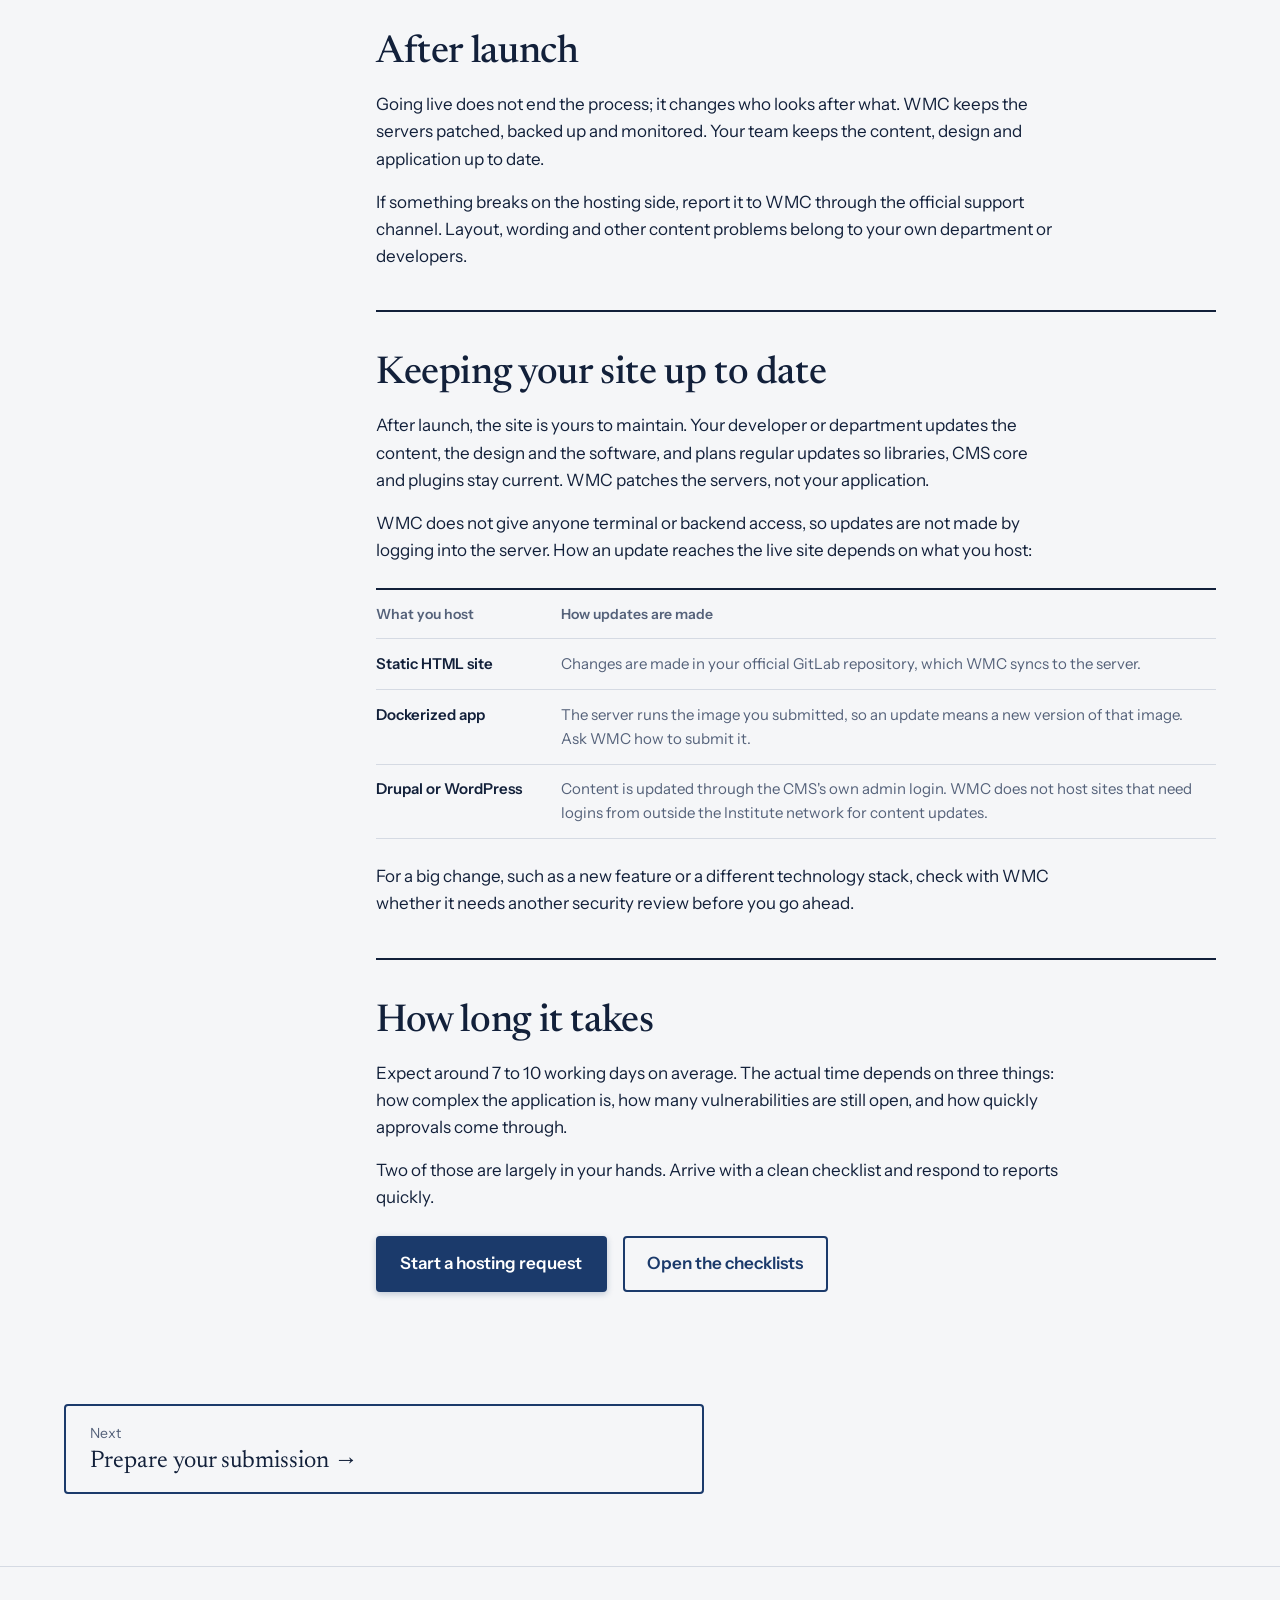
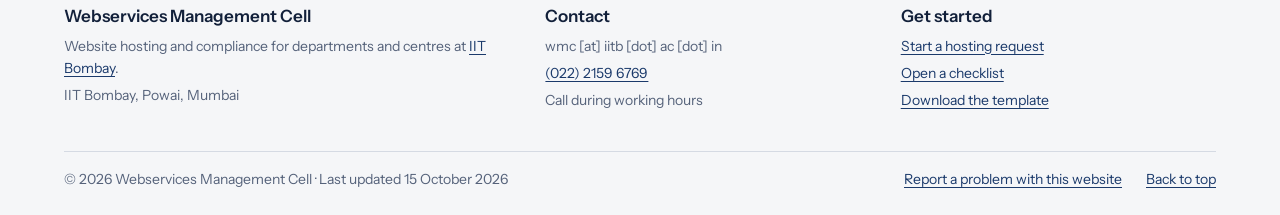
<file: workflow.html>
<!DOCTYPE html>
<html lang="en">
<head>
  <meta charset="UTF-8">
  <meta name="viewport" content="width=device-width, initial-scale=1">
  <title>Hosting workflow | WMC, IIT Bombay</title>
  <meta name="description" content="The five stages of a website hosting request at IIT Bombay, who is responsible at each stage, and what to hand over.">

  <link rel="icon" href="favicon.svg" type="image/svg+xml">
  <link rel="icon" href="favicon.ico" sizes="48x48">
  <link rel="apple-touch-icon" href="apple-touch-icon.png">
  <meta name="theme-color" content="#1b3a6b">
  <link rel="preconnect" href="https://fonts.googleapis.com">
  <link rel="preconnect" href="https://fonts.gstatic.com" crossorigin>
  <link href="https://fonts.googleapis.com/css2?family=Instrument+Sans:wght@400;600&family=Newsreader:opsz,wght@6..72,500;6..72,600&display=swap" rel="stylesheet">
  <link rel="stylesheet" href="css/style.css">
</head>
<body id="top">
  <a class="skip-link" href="#main">Skip to content</a>

  <header class="site-header">
    <div class="wrap">
      <a class="brand" href="index.html">
        <span class="brand__mark" aria-hidden="true">WMC</span>
        <span class="brand__text">
          <span class="brand__name">Webservices Management Cell</span>
          <span class="brand__sub">IIT Bombay</span>
        </span>
      </a>
      <nav class="site-nav" aria-label="Main">
        <ul>
          <li><a href="index.html">Home</a></li>
          <li><a href="workflow.html" aria-current="page">Workflow</a></li>
          <li><a href="prepare.html">Prepare</a></li>
          <li><a href="faq.html">FAQ</a></li>
          <li><a href="policy.html">Policy</a></li>
          <li><a href="contact.html">Contact</a></li>
          <li class="nav-cta"><a href="request.html">Start a request</a></li>
        </ul>
      </nav>
    </div>
  </header>

  <main id="main">

    <section class="page-head">
      <div class="wrap">
        <h1>How a hosting request moves from your desk to a live site</h1>
        <p>There are five stages. You own the first stage and the final hand-over, the cybersecurity team runs the scan, and the fix-and-retest cycle is shared. Knowing what each stage asks for is the easiest way to avoid delays.</p>
      </div>
    </section>

    <div class="wrap workflow">

      <nav class="stage-index" aria-label="On this page">
        <p>On this page</p>
        <ol>
          <li><a href="#comply">Review security yourself</a></li>
          <li><a href="#scan">Vulnerability scan</a></li>
          <li><a href="#fix">Fix and retest</a></li>
          <li><a href="#submit">Send code to WMC</a></li>
          <li><a href="#live">Go live</a></li>
          <li><a class="extra" href="#after">After launch</a></li>
          <li><a class="extra" href="#updates">Updating your site</a></li>
          <li><a class="extra" href="#timing">How long it takes</a></li>
        </ol>
      </nav>

      <div class="stages">

        <article class="stage" id="comply" aria-labelledby="comply-title">
          <div class="stage__head">
            <span class="stage__num" aria-hidden="true">1</span>
            <h2 id="comply-title">Review security yourself</h2>
          </div>
          <p class="stage__lede">Check your own work against the checklist before anyone else scans it.</p>
          <dl class="stage__facts">
            <div>
              <dt>Who acts</dt>
              <dd>Your team.</dd>
            </div>
            <div>
              <dt>What to do</dt>
              <dd>
                <ul>
                  <li>Open the checklist for your stack and fix whatever applies</li>
                  <li>Enable SSL/TLS, add CAPTCHA to public forms and update your dependencies</li>
                  <li>Formally confirm that the review is done</li>
                </ul>
              </dd>
            </div>
            <div>
              <dt>What you get</dt>
              <dd>A cleaner first scan. Most findings that would cost you a retest cycle are cheaper to fix here.</dd>
            </div>
            <div>
              <dt>Good to know</dt>
              <dd>The individual checklist items are guidance, but this review and the confirmation are a required step. The Computer Centre may still raise extra points based on how your application is built.</dd>
            </div>
          </dl>
        </article>
        <article class="stage" id="scan" aria-labelledby="scan-title">
          <div class="stage__head">
            <span class="stage__num" aria-hidden="true">2</span>
            <h2 id="scan-title">Vulnerability scan</h2>
          </div>
          <p class="stage__lede">The cybersecurity team tests your site and writes up what it finds.</p>
          <dl class="stage__facts">
            <div>
              <dt>Who acts</dt>
              <dd>The cybersecurity team.</dd>
            </div>
            <div>
              <dt>What happens</dt>
              <dd>Both automated tools and manual testing are used on the submitted application.</dd>
            </div>
            <div>
              <dt>What you get</dt>
              <dd>A report of vulnerabilities, shared with your team so you can fix them.</dd>
            </div>
            <div>
              <dt>How to submit</dt>
              <dd>Follow the instructions WMC gives you for submitting your site for the scan.</dd>
            </div>
            <div>
              <dt>Your part</dt>
              <dd>Keep your coordinator reachable. A report that sits unread is an easy way for a request to stall.</dd>
            </div>
          </dl>
        </article>
        <article class="stage" id="fix" aria-labelledby="fix-title">
          <div class="stage__head">
            <span class="stage__num" aria-hidden="true">3</span>
            <h2 id="fix-title">Fix and retest</h2>
          </div>
          <p class="stage__lede">Every reported issue has to be closed before the site can launch.</p>
          <dl class="stage__facts">
            <div>
              <dt>Who acts</dt>
              <dd>Your developers fix the issues. The cybersecurity team then tests again.</dd>
            </div>
            <div>
              <dt>What to do</dt>
              <dd>Resolve each finding in the report and resubmit the updated code.</dd>
            </div>
            <div>
              <dt>What you get</dt>
              <dd>Final approval once the retest comes back clean.</dd>
            </div>
          </dl>
          <div class="loop">
            <h3>If the retest finds something new</h3>
            <p>Stages 2 and 3 repeat until the site is clean. This is the part of the process that varies most, which is why stage 1 is worth doing carefully.</p>
          </div>
        </article>
        <article class="stage" id="submit" aria-labelledby="submit-title">
          <div class="stage__head">
            <span class="stage__num" aria-hidden="true">4</span>
            <h2 id="submit-title">Send your approved code to WMC</h2>
          </div>
          <p class="stage__lede">Once the scan is clean, send WMC the approved code and the details it needs to deploy your site.</p>
          <dl class="stage__facts">
            <div>
              <dt>Who acts</dt>
              <dd>Your department, centre or the vendor building the site.</dd>
            </div>
            <div>
              <dt>What to send</dt>
              <dd>
                <ul>
                  <li>A Dockerized application, or a GitLab repository link if the site is static HTML</li>
                  <li>Your technology stack, database type and how users sign in</li>
                  <li>The production domain you want, and what the site is for</li>
                  <li>The name of your web coordinator</li>
                  <li>Your formal confirmation that the security review is done</li>
                </ul>
              </dd>
            </div>
            <div>
              <dt>What you get</dt>
              <dd>WMC has what it needs to deploy your site.</dd>
            </div>
            <div>
              <dt>Good to know</dt>
              <dd>Cannot use Docker? CMS dumps for Drupal and WordPress are accepted on a best-effort basis, subject to compatibility. Ask WMC before you start building.</dd>
            </div>
          </dl>
        </article>
        <article class="stage stage--final" id="live" aria-labelledby="live-title">
          <div class="stage__head">
            <span class="stage__num" aria-hidden="true">5</span>
            <h2 id="live-title">Go live</h2>
          </div>
          <p class="stage__lede">With security clearance and deployment approval in place, the site goes public.</p>
          <dl class="stage__facts">
            <div>
              <dt>What happens</dt>
              <dd>Your domain is mapped through DNS, SSL is configured and the site opens to the public.</dd>
            </div>
            <div>
              <dt>What you get</dt>
              <dd>A live site on the domain you requested, on a domain or subdomain allocated under Institute guidelines.</dd>
            </div>
          </dl>
        </article>

        <section class="plain-section" id="after" aria-labelledby="after-title">
          <h2 id="after-title">After launch</h2>
          <p>Going live does not end the process; it changes who looks after what. WMC keeps the servers patched, backed up and monitored. Your team keeps the content, design and application up to date.</p>
          <p>If something breaks on the hosting side, report it to WMC through the official support channel. Layout, wording and other content problems belong to your own department or developers.</p>
        </section>

        <section class="plain-section" id="updates" aria-labelledby="updates-title">
          <h2 id="updates-title">Keeping your site up to date</h2>
          <p>After launch, the site is yours to maintain. Your developer or department updates the content, the design and the software, and plans regular updates so libraries, CMS core and plugins stay current. WMC patches the servers, not your application.</p>
          <p>WMC does not give anyone terminal or backend access, so updates are not made by logging into the server. How an update reaches the live site depends on what you host:</p>
          <div class="table-scroll" style="margin-top: var(--space-3)">
            <table class="req-table" style="min-width: 0">
              <thead><tr><th scope="col">What you host</th><th scope="col">How updates are made</th></tr></thead>
              <tbody>
                <tr><th scope="row">Static HTML site</th><td>Changes are made in your official GitLab repository, which WMC syncs to the server.</td></tr>
                <tr><th scope="row">Dockerized app</th><td>The server runs the image you submitted, so an update means a new version of that image. Ask WMC how to submit it.</td></tr>
                <tr><th scope="row">Drupal or WordPress</th><td>Content is updated through the CMS's own admin login. WMC does not host sites that need logins from outside the Institute network for content updates.</td></tr>
              </tbody>
            </table>
          </div>
          <p style="margin-top: var(--space-3)">For a big change, such as a new feature or a different technology stack, check with WMC whether it needs another security review before you go ahead.</p>
        </section>

        <section class="plain-section" id="timing" aria-labelledby="timing-title">
          <h2 id="timing-title">How long it takes</h2>
          <p>Expect around 7 to 10 working days on average. The actual time depends on three things: how complex the application is, how many vulnerabilities are still open, and how quickly approvals come through.</p>
          <p>Two of those are largely in your hands. Arrive with a clean checklist and respond to reports quickly.</p>
          <div class="actions" style="margin-top: var(--space-3)">
            <a class="btn btn--primary" href="request.html">Start a hosting request</a>
            <a class="btn btn--ghost" href="prepare.html#checklists">Open the checklists</a>
          </div>
        </section>

      </div>
    </div>

  
    <nav class="next-step wrap" aria-label="Next step">
      <a href="prepare.html"><span class="next-step__label">Next</span><span class="next-step__title">Prepare your submission</span></a>
    </nav>
</main>

  <footer class="site-footer">
    <div class="wrap">
      <div class="footer-grid">
        <section aria-labelledby="f-about">
          <h2 id="f-about">Webservices Management Cell</h2>
          <p>Website hosting and compliance for departments and centres at <a href="https://www.iitb.ac.in">IIT Bombay</a>.</p>
          <p>IIT Bombay, Powai, Mumbai</p>
        </section>
        <section aria-labelledby="f-contact">
          <h2 id="f-contact">Contact</h2>
          <p>wmc [at] iitb [dot] ac [dot] in</p>
          <p><a href="tel:+912221596769">(022) 2159 6769</a></p>
          <p>Call during working hours</p>
        </section>
        <section aria-labelledby="f-start">
          <h2 id="f-start">Get started</h2>
          <ul>
            <li><a href="request.html">Start a hosting request</a></li>
            <li><a href="prepare.html#checklists">Open a checklist</a></li>
            <li><a href="prepare.html#template">Download the template</a></li>
          </ul>
        </section>
      </div>
      <div class="footer-bar">
        <p>&copy; 2026 Webservices Management Cell &middot; Last updated 15 October 2026</p>
        <ul>
          <li><a href="contact.html">Report a problem with this website</a></li>
          <li><a href="#top">Back to top</a></li>
        </ul>
      </div>
    </div>
  </footer>
</body>
</html>
</file>
<file: css/style.css>
/* 1. Tokens */
:root {
  --paper: #f5f6f8;
  --surface: #ffffff;
  --ink: #12203a;
  --muted: #55627a;
  --line: #d5dae3;
  --brand: #1b3a6b;
  --on-brand: #ffffff;
  --gold: #e3a008;
  --go: #17795a;

  --font-display: "Newsreader", Georgia, "Times New Roman", serif;
  --font-body: "Instrument Sans", system-ui, -apple-system, "Segoe UI", Roboto, sans-serif;

  --step--1: 0.875rem;
  --step-0: 1.0625rem;
  --step-1: 1.25rem;
  --step-2: 1.5rem;
  --step-3: clamp(1.9rem, 3.2vw, 2.4rem);
  --step-4: clamp(2.4rem, 5.4vw, 4rem);

  --space-1: 0.5rem;
  --space-2: 1rem;
  --space-3: 1.5rem;
  --space-4: 2.5rem;
  --space-5: 4.5rem;

  --page-width: 72rem;
}

@media (prefers-color-scheme: dark) {
  :root {
    --paper: #0e1524;
    --surface: #151e31;
    --ink: #e8ecf4;
    --muted: #9aa6bc;
    --line: #2a3650;
    --brand: #9dbbf5;
    --on-brand: #0e1524;
    --gold: #f0b429;
    --go: #4fd0a0;
  }
}

/* 2. Base */
*,
*::before,
*::after {
  box-sizing: border-box;
}

html {
  scroll-padding-top: 6rem;
}

body {
  margin: 0;
  background: var(--paper);
  color: var(--ink);
  font-family: var(--font-body);
  font-size: var(--step-0);
  line-height: 1.6;
  -webkit-font-smoothing: antialiased;
}

h1,
h2,
h3 {
  font-family: var(--font-display);
  font-weight: 500;
  line-height: 1.15;
  margin: 0;
  letter-spacing: -0.01em;
}

h1 { font-size: var(--step-4); line-height: 1.05; }
h2 { font-size: var(--step-3); }
h3 { font-size: var(--step-2); }

p { margin: 0; max-width: 62ch; }
ul, ol { margin: 0; padding: 0; list-style: none; }

a {
  color: var(--brand);
  text-underline-offset: 0.2em;
}

:focus-visible {
  outline: 3px solid var(--gold);
  outline-offset: 3px;
  border-radius: 2px;
}

.skip-link {
  position: absolute;
  left: var(--space-2);
  top: -4rem;
  background: var(--brand);
  color: var(--on-brand);
  padding: var(--space-1) var(--space-2);
  z-index: 100;
}
.skip-link:focus { top: var(--space-1); }

/* 3. Layout  */
.wrap {
  width: min(100% - 2.5rem, var(--page-width));
  margin-inline: auto;
}

.band {
  padding-block: var(--space-5);
}

.band--surface {
  background: var(--surface);
  border-block: 1px solid var(--line);
}

.band__head {
  display: grid;
  gap: var(--space-1);
  margin-bottom: var(--space-4);
}

.band__head p { color: var(--muted); }

/* 4. Header / Footer  */
.site-header {
  position: sticky;
  top: 0;
  z-index: 50;
  background: var(--surface);
  border-bottom: 1px solid var(--line);
}

.site-header .wrap {
  display: flex;
  align-items: center;
  justify-content: space-between;
  gap: var(--space-3);
  min-height: 4.5rem;
}

.brand {
  display: flex;
  align-items: center;
  gap: 0.75rem;
  color: var(--ink);
  text-decoration: none;
  flex-shrink: 0;
}

.brand__mark {
  display: grid;
  place-items: center;
  min-width: 2.75rem;
  height: 2.5rem;
  padding-inline: 0.45rem;
  background: var(--brand);
  color: var(--on-brand);
  font-family: var(--font-display);
  font-weight: 600;
  font-size: 0.9rem;
  letter-spacing: 0.02em;
}

.brand__text { display: grid; line-height: 1.2; }
.brand__name { font-weight: 600; }
.brand__sub { font-size: var(--step--1); color: var(--muted); }

.site-nav ul {
  display: flex;
  align-items: center;
  gap: var(--space-3);
}

.site-nav a {
  display: inline-block;
  padding-block: 0.4rem;
  color: var(--ink);
  text-decoration: none;
  font-size: 0.9375rem;
  border-bottom: 2px solid transparent;
}

.site-nav a:hover { border-bottom-color: var(--line); }
.site-nav a[aria-current="page"] { border-bottom-color: var(--gold); }

.site-footer {
  padding-block: var(--space-4);
  border-top: 1px solid var(--line);
  color: var(--muted);
  font-size: var(--step--1);
}

.site-footer .wrap {
  display: flex;
  flex-wrap: wrap;
  justify-content: space-between;
  gap: var(--space-2) var(--space-4);
}

.site-footer strong { color: var(--ink); }
.site-footer ul { display: flex; flex-wrap: wrap; gap: var(--space-2); }

/* 5. Buttons  */
.actions {
  display: flex;
  flex-wrap: wrap;
  gap: var(--space-2);
}

.btn {
  display: inline-block;
  padding: 0.8rem 1.4rem;
  font: inherit;
  font-weight: 600;
  text-decoration: none;
  border: 2px solid var(--brand);
  border-radius: 4px;
  transition: background-color 0.15s, color 0.15s;
}

.btn--primary { background: var(--brand); color: var(--on-brand); }
.btn--primary:hover { background: transparent; color: var(--brand); }
.btn--ghost { background: transparent; color: var(--brand); }
.btn--ghost:hover { background: var(--brand); color: var(--on-brand); }

/* 6. Hero + route  */
.hero {
  padding-block: var(--space-5) var(--space-4);
}

.hero__copy {
  display: grid;
  gap: var(--space-3);
  max-width: 46rem;
}

.hero__copy p { font-size: var(--step-1); color: var(--muted); }

.route-block { padding-bottom: var(--space-5); }

.route-block__title {
  display: flex;
  flex-wrap: wrap;
  align-items: baseline;
  justify-content: space-between;
  gap: var(--space-1) var(--space-3);
  margin-bottom: var(--space-3);
}

.route-block__title p { color: var(--muted); font-size: var(--step--1); }

.route {
  display: grid;
  grid-template-columns: repeat(5, 1fr);
  gap: var(--space-3);
}

.route li {
  position: relative;
  padding-top: var(--space-3);
  border-top: 2px solid var(--ink);
}

.route li::before {
  content: "";
  position: absolute;
  top: -0.5rem;
  left: 0;
  width: 0.85rem;
  height: 0.85rem;
  background: var(--paper);
  border: 2px solid var(--ink);
  border-radius: 50%;
}

.route__step {
  display: block;
  font-size: var(--step--1);
  color: var(--muted);
}

.route h3 { margin-block: 0.15rem 0.35rem; }
.route p { font-size: 0.9375rem; color: var(--muted); }

/* final stop is the one that matters, so it alone is green */
.route li:last-child { border-top-color: var(--go); }
.route li:last-child::before { background: var(--go); border-color: var(--go); }
.route li:last-child h3 { color: var(--go); }

/* 7. Picker */
.picker {
  border-top: 1px solid var(--line);
}

.picker a {
  display: grid;
  grid-template-columns: minmax(12rem, 1fr) 2fr auto;
  align-items: center;
  gap: var(--space-2) var(--space-4);
  padding: var(--space-3) var(--space-2);
  border-bottom: 1px solid var(--line);
  color: var(--ink);
  text-decoration: none;
}

.picker a:hover { background: var(--paper); }

.picker h3 { font-size: var(--step-2); }
.picker p { color: var(--muted); }

.picker__route {
  font-size: var(--step--1);
  font-weight: 600;
  color: var(--brand);
  white-space: nowrap;
}

.picker-note {
  margin-top: var(--space-2);
  color: var(--muted);
  font-size: var(--step--1);
}

/* 8. Split lists  */
.split {
  display: grid;
  grid-template-columns: 1fr 1fr;
}

.split section { padding-inline: var(--space-4); }
.split section:first-child { padding-left: 0; border-right: 1px solid var(--line); }
.split section:last-child { padding-right: 0; }

.split h3 {
  font-size: var(--step-2);
  margin-bottom: var(--space-2);
}

.split li {
  padding-block: 0.6rem;
  border-top: 1px solid var(--line);
}

.split li:last-child { border-bottom: 1px solid var(--line); }
.split strong { font-weight: 600; }
.split span { color: var(--muted); }

.facts {
  display: grid;
  grid-template-columns: repeat(auto-fit, minmax(12rem, 1fr));
  gap: var(--space-3);
  margin-top: var(--space-4);
}

.facts dt { font-family: var(--font-display); font-size: var(--step-2); line-height: 1.2; }
.facts dd { margin: 0.25rem 0 0; color: var(--muted); font-size: 0.9375rem; }

/* 9. Contact band  */
.contact {
  display: grid;
  grid-template-columns: 1.2fr 1fr;
  gap: var(--space-4);
  align-items: start;
}

.contact__list { display: grid; gap: var(--space-2); }
.contact__list dt { font-size: var(--step--1); color: var(--muted); }
.contact__list dd { margin: 0; font-size: var(--step-1); font-weight: 600; }

/* 9b. Inner pages: intro, stages, ready list, callout ------- */
.page-intro {
  padding-block: var(--space-5) var(--space-4);
}

.page-intro .wrap {
  display: grid;
  gap: var(--space-3);
}

.page-intro p { font-size: var(--step-1); color: var(--muted); }

/* compact route used as an in-page index */
.route a { color: inherit; text-decoration: none; }
.route a:hover .route__name { text-decoration: underline; text-underline-offset: 0.2em; }

.route__name {
  display: block;
  margin-block: 0.15rem 0;
  font-family: var(--font-display);
  font-size: var(--step-1);
  line-height: 1.2;
}

.route li:last-child .route__name { color: var(--go); }

.stages > li {
  display: grid;
  grid-template-columns: 13rem 1fr;
  gap: var(--space-2) var(--space-4);
  padding-block: var(--space-4);
  border-top: 1px solid var(--line);
}

.stages > li:last-child { border-bottom: 1px solid var(--line); }

.stage__side { display: grid; align-content: start; gap: 0.15rem; }

.stage__num {
  font-family: var(--font-display);
  font-size: 3.5rem;
  line-height: 1;
}

.stage__who { font-weight: 600; }
.stage__tag { font-size: var(--step--1); color: var(--muted); }

.stage__body { display: grid; gap: var(--space-2); }

.stage__detail {
  display: grid;
  grid-template-columns: 1fr 1fr;
  gap: var(--space-3) var(--space-4);
  margin: var(--space-1) 0 0;
}

.stage__detail dt {
  font-size: var(--step--1);
  font-weight: 600;
  color: var(--muted);
  margin-bottom: 0.25rem;
}

.stage__detail dd { margin: 0; }

.stage--final .stage__num,
.stage--final h2 { color: var(--go); }

.note {
  max-width: 62ch;
  padding: var(--space-1) var(--space-2);
  border-left: 4px solid var(--gold);
  background: var(--paper);
}

.ready {
  display: grid;
  grid-template-columns: repeat(3, 1fr);
  gap: var(--space-4);
}

.ready h3 { font-size: var(--step-2); margin-bottom: var(--space-2); }

.ruled li {
  padding-block: 0.6rem;
  border-top: 1px solid var(--line);
}

.ruled li:last-child { border-bottom: 1px solid var(--line); }

.cta-band {
  display: flex;
  flex-wrap: wrap;
  align-items: center;
  justify-content: space-between;
  gap: var(--space-3);
}

.cta-band p { color: var(--muted); }
.cta-band div { display: grid; gap: var(--space-1); }

/* 10. Responsive  */
@media (max-width: 62rem) {
  .route { grid-template-columns: 1fr; gap: 0; }

  .route li {
    border-top: 0;
    border-left: 2px solid var(--ink);
    padding: 0 0 var(--space-3) var(--space-3);
  }

  .route li::before { top: 0.2rem; left: -0.5rem; }
  .route li:last-child { border-left-color: var(--go); padding-bottom: 0; }
}

@media (max-width: 52rem) {
  .band { padding-block: var(--space-4); }

  .site-header .wrap {
    flex-direction: column;
    align-items: flex-start;
    gap: 0;
    padding-block: var(--space-1);
  }

  .site-nav { width: 100%; overflow-x: auto; }
  .site-nav ul { gap: var(--space-2); white-space: nowrap; }

  .picker a { grid-template-columns: 1fr; gap: 0.35rem; }

  .split { grid-template-columns: 1fr; gap: var(--space-4); }
  .split section { padding-inline: 0; }
  .split section:first-child { border-right: 0; }

  .contact { grid-template-columns: 1fr; }

  .stages > li { grid-template-columns: 1fr; }
  .stage__side { grid-auto-flow: column; justify-content: start; align-items: baseline; gap: var(--space-2); }
  .stage__num { font-size: 2.25rem; }
  .stage__detail { grid-template-columns: 1fr; }

  .ready { grid-template-columns: 1fr; gap: var(--space-4); }
}

@media (prefers-reduced-motion: reduce) {
  * { transition: none !important; scroll-behavior: auto !important; }
}

/* 
   11. Page head + workflow page
    */
.page-head {
  padding-block: var(--space-5) var(--space-4);
}

.page-head .wrap {
  display: grid;
  gap: var(--space-3);
  max-width: 50rem;
  margin-inline: max(1.25rem, calc((100% - var(--page-width)) / 2));
}

.page-head p { font-size: var(--step-1); color: var(--muted); }

.workflow {
  display: grid;
  grid-template-columns: 15rem 1fr;
  gap: var(--space-5);
  align-items: start;
  padding-bottom: var(--space-5);
}

.stage-index {
  position: sticky;
  top: 6rem;
  font-size: 0.9375rem;
}

.stage-index p {
  margin-bottom: var(--space-1);
  font-weight: 600;
}

.stage-index ol { counter-reset: s; }

.stage-index li {
  counter-increment: s;
  border-top: 1px solid var(--line);
}

.stage-index li:last-child { border-bottom: 1px solid var(--line); }

.stage-index a {
  display: block;
  padding: 0.55rem 0;
  color: var(--ink);
  text-decoration: none;
}

.stage-index a::before {
  content: counter(s) ". ";
  color: var(--muted);
}

.stage-index a:hover { color: var(--brand); text-decoration: underline; }

.stage-index .extra::before { content: none; }

.stage {
  padding-block: var(--space-4);
  border-top: 2px solid var(--ink);
}

.stage:first-child { padding-top: var(--space-3); }

.stage--final { border-top-color: var(--go); }
.stage--final h2 { color: var(--go); }

.stage__head {
  display: flex;
  align-items: baseline;
  gap: var(--space-2);
  margin-bottom: var(--space-3);
}

.stage__num {
  font-family: var(--font-display);
  font-size: var(--step-4);
  line-height: 1;
  color: var(--muted);
}

.stage__lede {
  margin-bottom: var(--space-3);
  font-size: var(--step-1);
}

.stage__facts { margin: 0; }

.stage__facts > div {
  display: grid;
  grid-template-columns: 9rem 1fr;
  gap: var(--space-2);
  padding-block: 0.8rem;
  border-top: 1px solid var(--line);
}

.stage__facts > div:last-child { border-bottom: 1px solid var(--line); }
.stage__facts dt { font-weight: 600; }
.stage__facts dd { margin: 0; max-width: 58ch; }
.stage__facts ul { display: grid; gap: 0.35rem; }
.stage__facts li { padding-left: 1.1rem; position: relative; }

.stage__facts li::before {
  content: "";
  position: absolute;
  left: 0;
  top: 0.7em;
  width: 0.5rem;
  height: 2px;
  background: var(--muted);
}

.loop {
  margin-block: var(--space-4) 0;
  padding: var(--space-3);
  background: var(--surface);
  border-left: 4px solid var(--gold);
}

.loop h3 { margin-bottom: 0.4rem; }
.loop p { color: var(--muted); }

.plain-section {
  padding-block: var(--space-4);
  border-top: 2px solid var(--ink);
}

.plain-section h2 { margin-bottom: var(--space-2); }
.plain-section p + p { margin-top: var(--space-2); }

@media (max-width: 62rem) {
  .workflow { grid-template-columns: 1fr; gap: var(--space-3); }
  .stage-index { position: static; }
  .stage__facts > div { grid-template-columns: 1fr; gap: 0.2rem; }
}

/* 
   12. Requirements, checklists, FAQ, forms, code, print
    */

/* Tables (requirements) */
.table-scroll { overflow-x: auto; }

.req-table {
  width: 100%;
  min-width: 40rem;
  border-collapse: collapse;
  font-size: 0.9375rem;
}

.req-table caption {
  text-align: left;
  font-family: var(--font-display);
  font-size: var(--step-2);
  padding-bottom: var(--space-2);
}

.req-table th,
.req-table td {
  padding: 0.8rem var(--space-2) 0.8rem 0;
  border-top: 1px solid var(--line);
  text-align: left;
  vertical-align: top;
}

.req-table thead th {
  font-size: var(--step--1);
  color: var(--muted);
  font-weight: 600;
  border-top: 2px solid var(--ink);
}

.req-table tbody th { font-weight: 600; width: 22%; }
.req-table td:last-child { color: var(--muted); }
.req-table tbody tr:last-child > * { border-bottom: 1px solid var(--line); }

.table-block + .table-block { margin-top: var(--space-5); }

/* Jump row */
.jump {
  display: flex;
  flex-wrap: wrap;
  gap: var(--space-1) var(--space-3);
  margin-top: var(--space-2);
}

.jump a {
  padding-block: 0.3rem;
  font-weight: 600;
  border-bottom: 2px solid var(--line);
  text-decoration: none;
}

.jump a:hover { border-bottom-color: var(--gold); }

/* Checklists */
.checkset {
  counter-reset: done;
  padding-block: var(--space-4);
  border-top: 2px solid var(--ink);
}

.checkset__head {
  display: grid;
  gap: 0.25rem;
  margin-bottom: var(--space-2);
}

.checkset__head p { color: var(--muted); }

.checks li { border-top: 1px solid var(--line); }
.checks li:last-child { border-bottom: 1px solid var(--line); }
.checks li:has(input:checked) { counter-increment: done; }

.checks label {
  display: grid;
  grid-template-columns: auto 1fr;
  gap: var(--space-2);
  padding: 0.85rem 0;
  cursor: pointer;
}

.checks input {
  width: 1.25rem;
  height: 1.25rem;
  margin: 0.2rem 0 0;
  accent-color: var(--brand);
}

.checks strong { display: block; font-weight: 600; }
.checks small { display: block; color: var(--muted); font-size: var(--step--1); }
.checks li:has(input:checked) strong { color: var(--muted); text-decoration: line-through; }

.checks__status {
  margin-top: var(--space-2);
  font-size: var(--step--1);
  color: var(--muted);
}

.checks__status::after { content: counter(done) " of " attr(data-total) " ticked"; }

.checks__done { display: none; margin-top: 0.25rem; color: var(--go); font-weight: 600; }
.checkset:not(:has(input:not(:checked))) .checks__done { display: block; }

/* FAQ */
.faq-group { padding-block: var(--space-3); }
.faq-group h2 { margin-bottom: var(--space-2); }
.faq-group + .faq-group { border-top: 2px solid var(--ink); }

.faq details { border-top: 1px solid var(--line); }
.faq details:last-child { border-bottom: 1px solid var(--line); }

.faq summary {
  display: flex;
  justify-content: space-between;
  gap: var(--space-2);
  padding: 1rem 0;
  font-weight: 600;
  cursor: pointer;
  list-style: none;
}

.faq summary::-webkit-details-marker { display: none; }
.faq summary::after { content: "+"; font-size: 1.4rem; line-height: 1; color: var(--muted); }
.faq details[open] summary::after { content: "\2212"; }
.faq details > div { padding-bottom: 1.1rem; max-width: 62ch; color: var(--muted); }
.faq details > div p + p { margin-top: 0.6rem; }

/* Request form */
.form { display: grid; gap: var(--space-4); max-width: 44rem; }

.form fieldset {
  display: grid;
  gap: var(--space-3);
  margin: 0;
  padding: var(--space-3) 0 0;
  border: 0;
  border-top: 2px solid var(--ink);
}

.form legend {
  float: left;
  width: 100%;
  padding: 0;
  margin-bottom: var(--space-2);
  font-family: var(--font-display);
  font-size: var(--step-2);
}

.form legend + * { clear: both; }

.field { display: grid; gap: 0.35rem; }
.field label { font-weight: 600; }
.field .hint { color: var(--muted); font-size: var(--step--1); }

.field input,
.field select,
.field textarea {
  width: 100%;
  padding: 0.7rem 0.8rem;
  font: inherit;
  color: var(--ink);
  background: var(--surface);
  border: 1px solid var(--muted);
  border-radius: 4px;
}

.field textarea { min-height: 7rem; resize: vertical; }
.field input:user-invalid,
.field select:user-invalid,
.field textarea:user-invalid { border-color: #c0392b; border-width: 2px; }

.field--row { grid-template-columns: 1fr 1fr; gap: var(--space-2) var(--space-3); }
.field--row > div { display: grid; gap: 0.35rem; }

.confirm { display: grid; grid-template-columns: auto 1fr; gap: var(--space-2); align-items: start; }
.confirm input { width: 1.25rem; height: 1.25rem; margin-top: 0.2rem; accent-color: var(--brand); }

/* static sites do not need a Docker block */
.form:has(#stack option[value="static"]:checked) .field--docker { display: none; }

/* Code samples */
.sample { padding-block: var(--space-4); border-top: 2px solid var(--ink); }
.sample__head { display: flex; flex-wrap: wrap; justify-content: space-between; align-items: baseline; gap: var(--space-1) var(--space-3); margin-bottom: var(--space-2); }
.sample p { color: var(--muted); margin-bottom: var(--space-2); }

.code {
  margin: 0;
  padding: var(--space-2) var(--space-3);
  overflow-x: auto;
  background: var(--surface);
  border: 1px solid var(--line);
  border-left: 4px solid var(--brand);
  font-family: ui-monospace, "SFMono-Regular", Menlo, Consolas, monospace;
  font-size: 0.9rem;
  line-height: 1.6;
}

/* Contact page */
.contact-grid { display: grid; grid-template-columns: 1fr 1fr; gap: var(--space-5); }
.contact-grid h2 { margin-bottom: var(--space-2); }
.contact-grid .ruled li strong { font-weight: 600; }

@media (max-width: 52rem) {
  .field--row { grid-template-columns: 1fr; }
  .contact-grid { grid-template-columns: 1fr; gap: var(--space-4); }
}

@media print {
  .site-header, .site-footer, .skip-link, .jump, .actions, .stage-index { display: none !important; }
  body { background: #fff; color: #000; }
  .checkset { break-inside: avoid; }
  .checks small, .checks__status { color: #333; }
}

/* required marker for form fields */
.field:has(> [required]) > label::after,
.field--row > div:has(> [required]) > label::after,
.confirm:has(> [required]) > label::after { content: " *"; }

/* 
   13. Footer (three columns + bottom bar), support table
    */
.site-footer { padding-block: var(--space-4) var(--space-3); }

.site-footer .wrap { display: block; }

.footer-grid {
  display: grid;
  grid-template-columns: 1.4fr 1fr 1fr;
  gap: var(--space-4);
}

.site-footer h2 {
  margin-bottom: 0.5rem;
  font-family: var(--font-body);
  font-size: 1rem;
  font-weight: 600;
  letter-spacing: 0;
  color: var(--ink);
}

.site-footer section p + p,
.site-footer section li + li { margin-top: 0.3rem; }

.site-footer section ul { display: block; }

.footer-bar {
  display: flex;
  flex-wrap: wrap;
  justify-content: space-between;
  gap: var(--space-1) var(--space-3);
  margin-top: var(--space-4);
  padding-top: var(--space-2);
  border-top: 1px solid var(--line);
}

.footer-bar ul { display: flex; flex-wrap: wrap; gap: var(--space-1) var(--space-3); }

.support { margin-top: var(--space-5); }
.support h2 { margin-bottom: var(--space-2); }
.support .req-table { min-width: 0; }
.support .req-table tbody th { width: 45%; }

@media (max-width: 52rem) {
  .footer-grid { grid-template-columns: 1fr; gap: var(--space-3); }
}

/* scope note in the hero */
.hero__copy .note { font-size: var(--step-0); color: var(--ink); max-width: 46ch; }


/* 
   14. Highlighted notices, clickable route steps
   */
:root { --notice-bg: #fff6dc; }

@media (prefers-color-scheme: dark) {
  :root { --notice-bg: #2b2411; }
}

.notice {
  max-width: 40rem;
  padding: var(--space-2) var(--space-3);
  background: var(--notice-bg);
  border-left: 5px solid var(--gold);
  border-radius: 0 4px 4px 0;
  color: var(--ink);
}

.notice__title,
.notice h2 {
  margin-bottom: 0.5rem;
  font-size: var(--step-1);
}

.notice p { color: var(--ink); }
.notice ul { display: grid; gap: 0.4rem; }
.notice li { position: relative; padding-left: 1.1rem; font-size: var(--step-0); }

.notice li::before {
  content: "";
  position: absolute;
  left: 0;
  top: 0.7em;
  width: 0.5rem;
  height: 2px;
  background: var(--ink);
}

.hero__copy .notice { color: var(--ink); }

.route h3 a { color: inherit; text-decoration: none; }
.route h3 a::after { content: " \2192"; opacity: 0.45; }
.route h3 a:hover { text-decoration: underline; text-underline-offset: 0.2em; }
.route h3 a:hover::after { opacity: 1; }

.notice__title,
.notice h2 { font-family: var(--font-body); font-weight: 600; font-size: var(--step-1); }


/* 
   15. Final polish: header button, icons, hover, hero pattern,
       next-step links, phone tap targets
    */



/* Header: call-to-action button */
.site-nav .nav-cta a {
  padding: 0.5rem 1.1rem;
  color: var(--on-brand);
  background: var(--brand);
  border: 2px solid var(--brand);
  border-radius: 4px;
  font-weight: 600;
  font-size: 0.9375rem;
  transition: background-color 0.15s, color 0.15s;
}

.site-nav .nav-cta a:hover { background: transparent; color: var(--brand); border-color: var(--brand); }
.site-nav .nav-cta { margin-left: var(--space-1); }

/* header collapses before the menu can overflow */
@media (max-width: 70rem) {
  .site-header .wrap { flex-direction: column; align-items: flex-start; gap: 0; padding-block: var(--space-1); }
  .site-nav { width: 100%; overflow-x: auto; }
  .site-nav ul { gap: var(--space-2); white-space: nowrap; }
  .site-nav .nav-cta { order: -1; margin-left: 0; }
}

/* Route titles: one distinct size between lead text and small copy */
.route h3 { font-size: var(--step-1); }

/* Icons */
.icon {
  flex: none;
  width: 1.5rem;
  height: 1.5rem;
  fill: none;
  stroke: var(--brand);
  stroke-width: 1.75;
  stroke-linecap: round;
  stroke-linejoin: round;
}

.picker h3,
.split h3 { display: flex; align-items: center; gap: 0.75rem; }

/* Hover and depth */
.btn--primary { box-shadow: 0 2px 6px rgba(27, 58, 107, 0.25); }
.btn { transition: background-color 0.15s, color 0.15s, transform 0.15s, box-shadow 0.15s; }
.btn:hover { transform: translateY(-1px); }

.picker a { transition: background-color 0.15s, box-shadow 0.15s; }
.picker a:hover { background: var(--surface); box-shadow: inset 4px 0 0 var(--gold), 0 4px 14px rgba(18, 32, 58, 0.08); }
.picker a:hover .picker__route { text-decoration: underline; text-underline-offset: 0.2em; }
.notice { box-shadow: 0 2px 10px rgba(18, 32, 58, 0.06); }

/* Faint grid behind the home page headline */
.hero { position: relative; isolation: isolate; }

.hero::before {
  content: "";
  position: absolute;
  inset: 0;
  z-index: -1;
  background-image:
    linear-gradient(var(--line) 1px, transparent 1px),
    linear-gradient(90deg, var(--line) 1px, transparent 1px);
  background-size: 40px 40px;
  opacity: 0.55;
  -webkit-mask-image: linear-gradient(to bottom, #000 25%, transparent);
  mask-image: linear-gradient(to bottom, #000 25%, transparent);
}

/* Next-step link at the end of a page */
.next-step { padding-bottom: var(--space-5); }

.next-step a {
  display: flex;
  flex-direction: column;
  gap: 0.15rem;
  max-width: 40rem;
  padding: var(--space-2) var(--space-3);
  color: var(--ink);
  text-decoration: none;
  border: 2px solid var(--brand);
  border-radius: 4px;
  transition: background-color 0.15s, color 0.15s;
}

.next-step__label { font-size: var(--step--1); color: var(--muted); }
.next-step__title { font-family: var(--font-display); font-size: var(--step-2); line-height: 1.2; }
.next-step__title::after { content: " \2192"; }
.next-step a:hover { background: var(--brand); color: var(--on-brand); }
.next-step a:hover .next-step__label { color: var(--on-brand); }

/* Phone: bigger tap targets */
@media (max-width: 52rem) {
  .site-nav a { padding-block: 0.7rem; }
  .site-nav .nav-cta a { padding-block: 0.6rem; }
  .btn { min-height: 2.75rem; }
  .site-footer a { display: inline-block; padding-block: 0.4rem; }
  .jump a { padding-block: 0.6rem; }
  .faq summary { padding-block: 1.1rem; }
  .next-step a { padding: var(--space-2); }
}

/* Type-scale tidy-up: one size per role */
.route h3 { font-size: var(--step-2); }
.notice__title,
.notice h2 { font-size: var(--step-2); }
.site-footer h2 { font-size: var(--step-0); }

/* wide tables and code boxes scroll inside the page column instead of widening the page */
.workflow > *,
.stages { min-width: 0; }
.code { max-width: 100%; }

/* keep the arrow attached to the last word of a route title */
.route h3 a::after { content: "\00a0\2192"; }

/* picker rows: same column widths in every row */
.picker a { grid-template-columns: minmax(14rem, 1fr) 2fr 8.5rem; }
.picker__route { text-align: right; }
@media (max-width: 52rem) {
  .picker a { grid-template-columns: 1fr; }
  .picker__route { text-align: left; }
}

#checklists > .checkset:first-of-type { margin-top: var(--space-3); }
</file>
